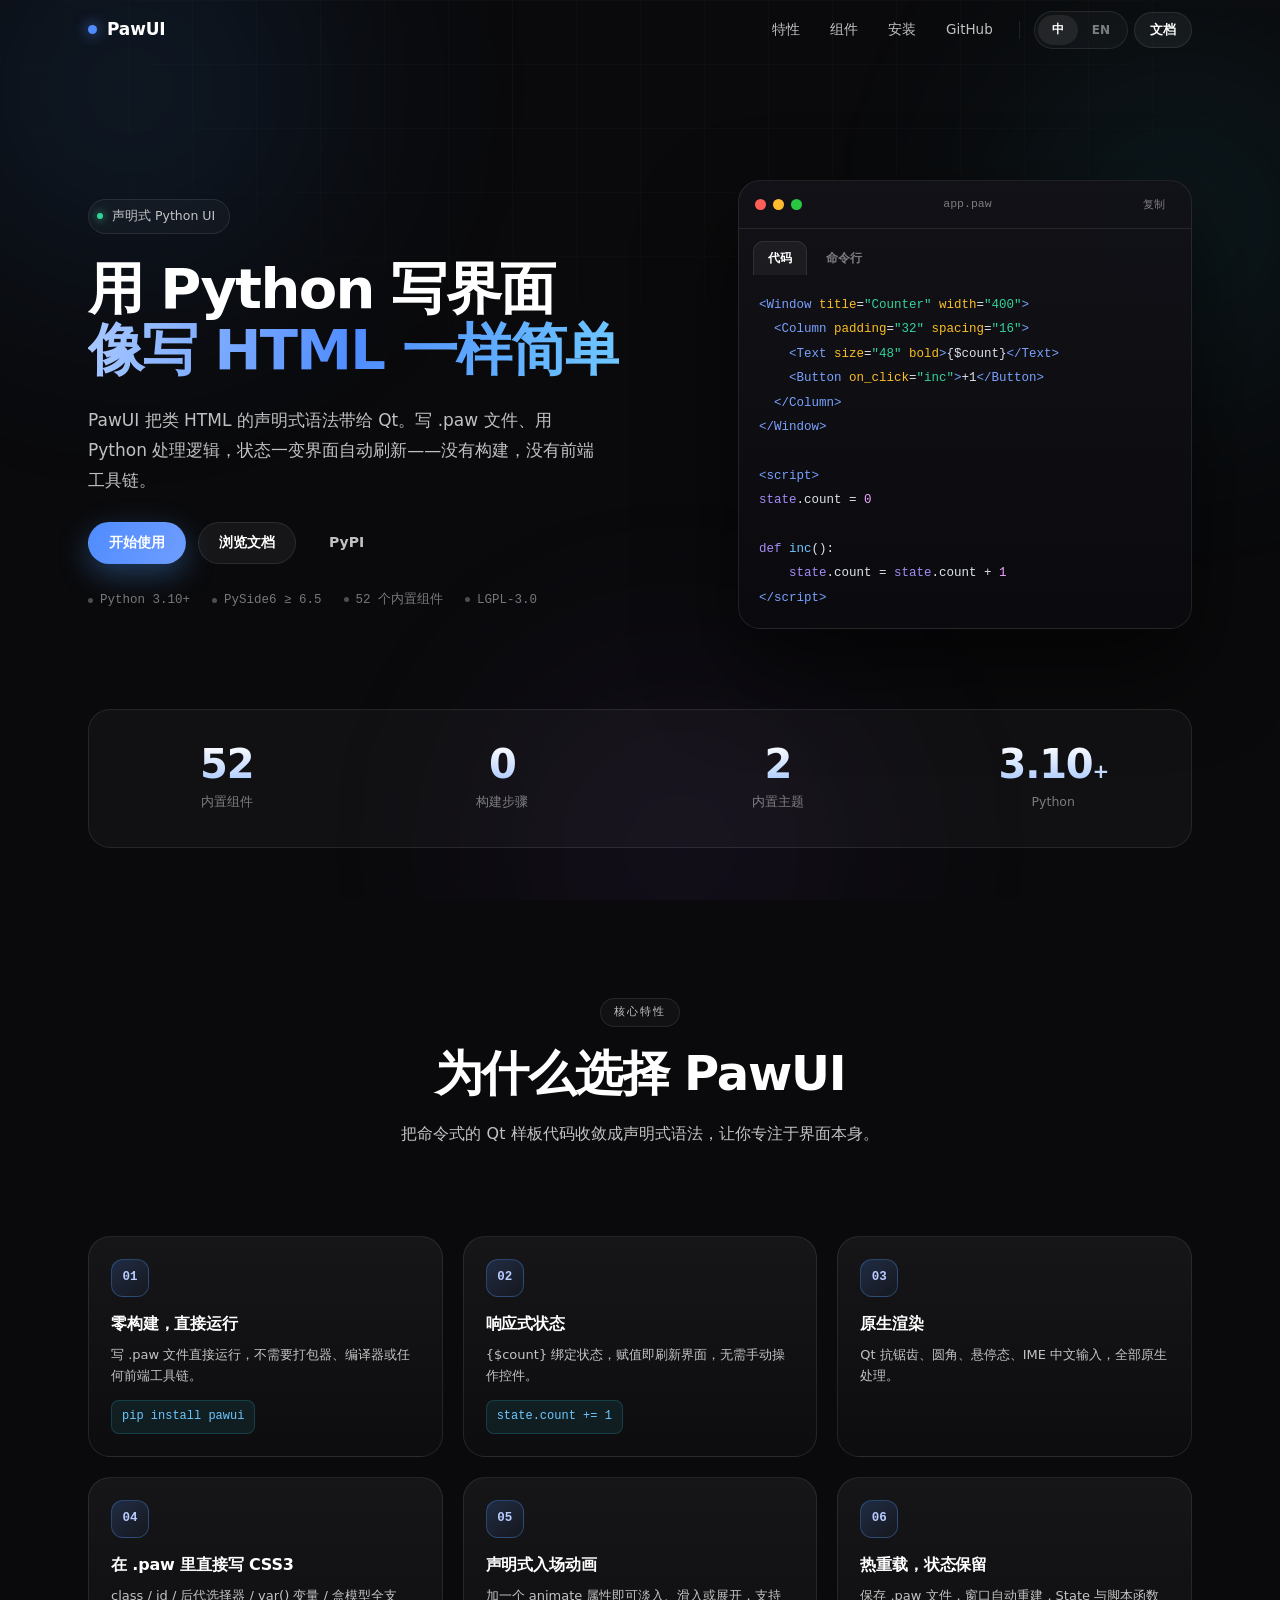
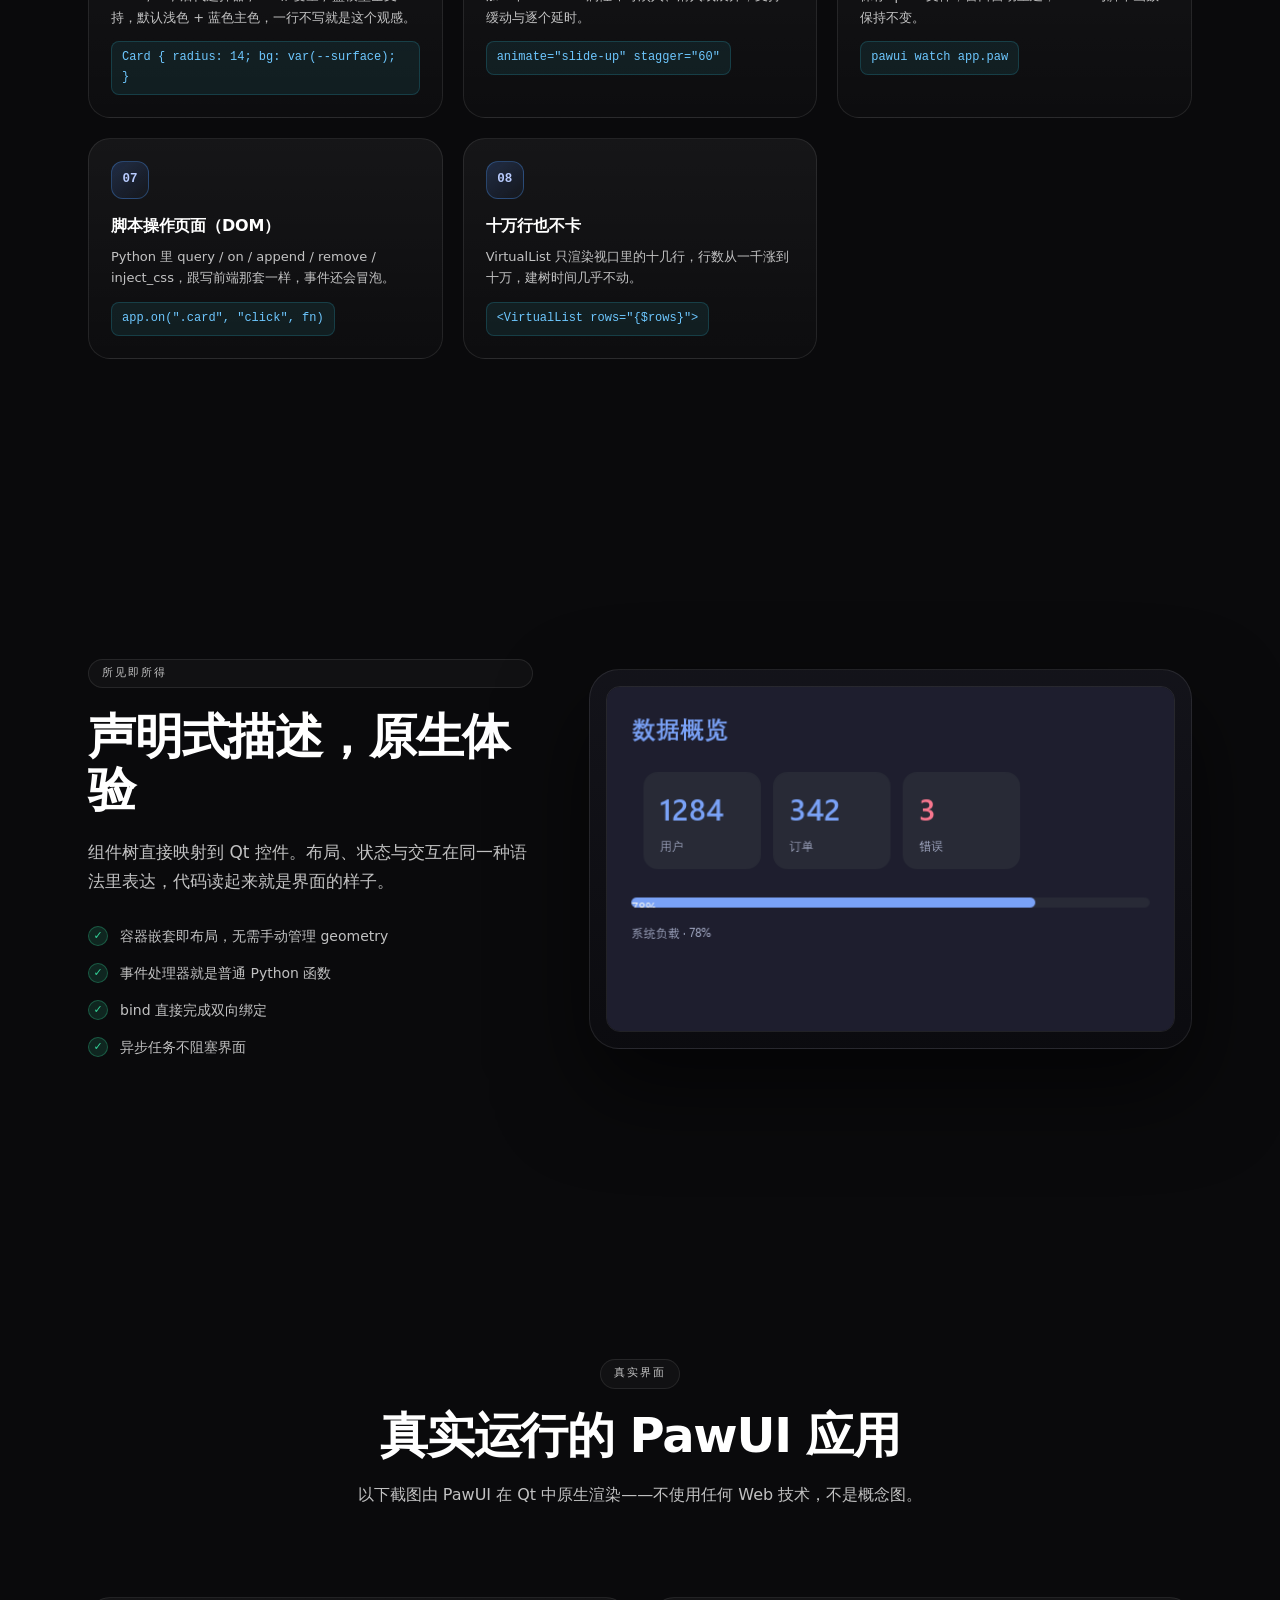
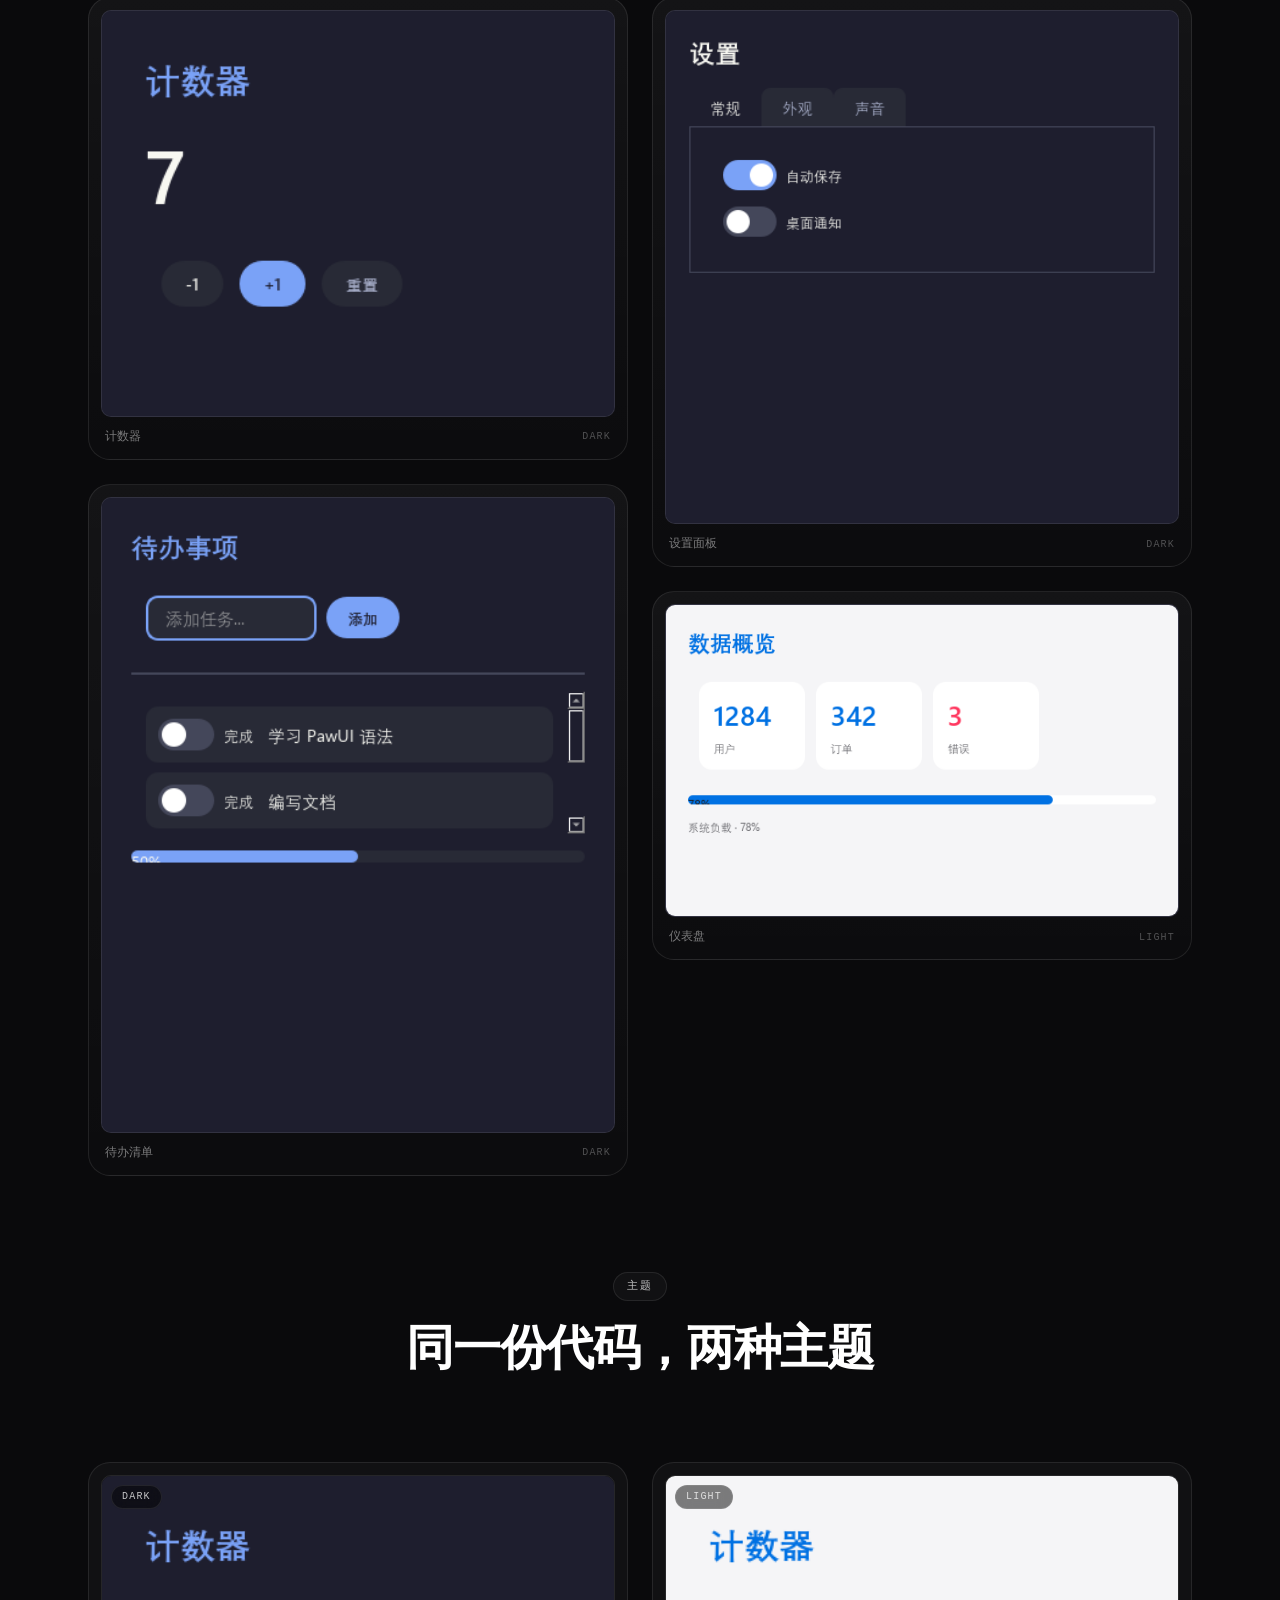
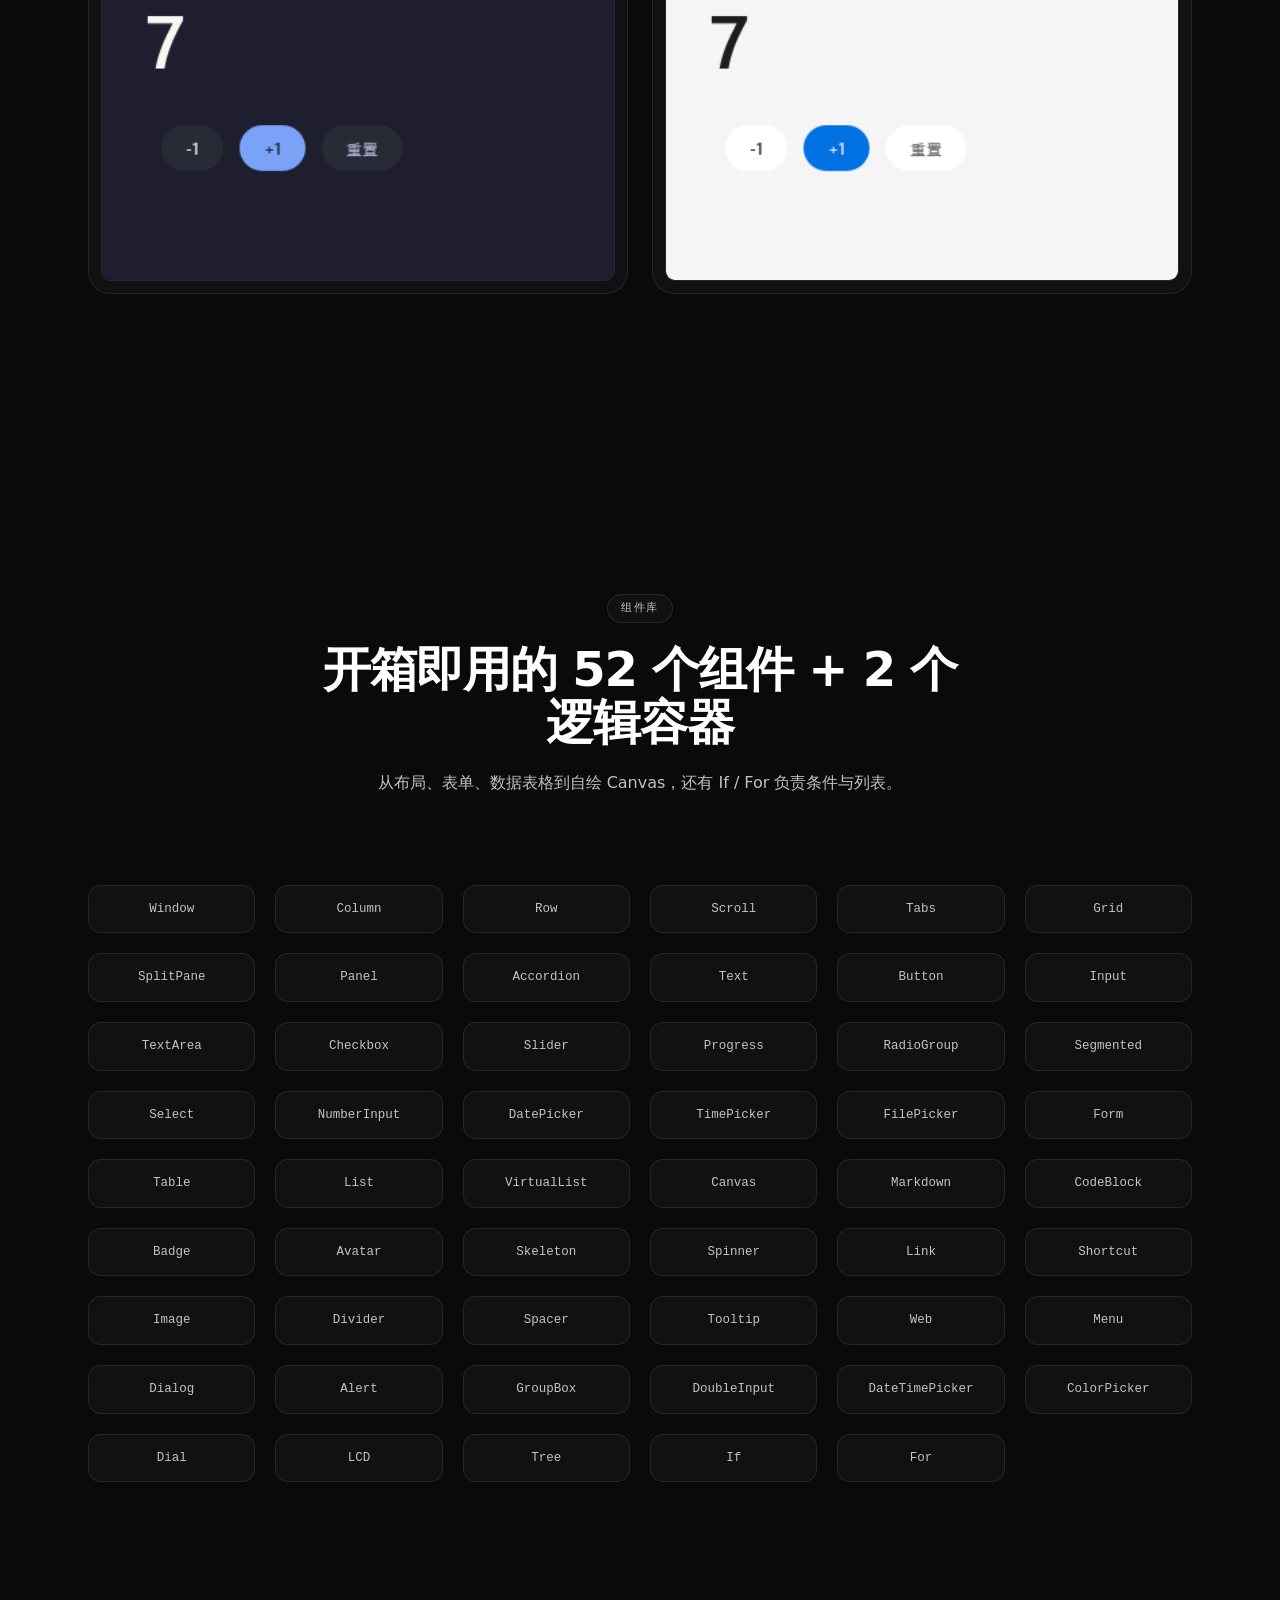
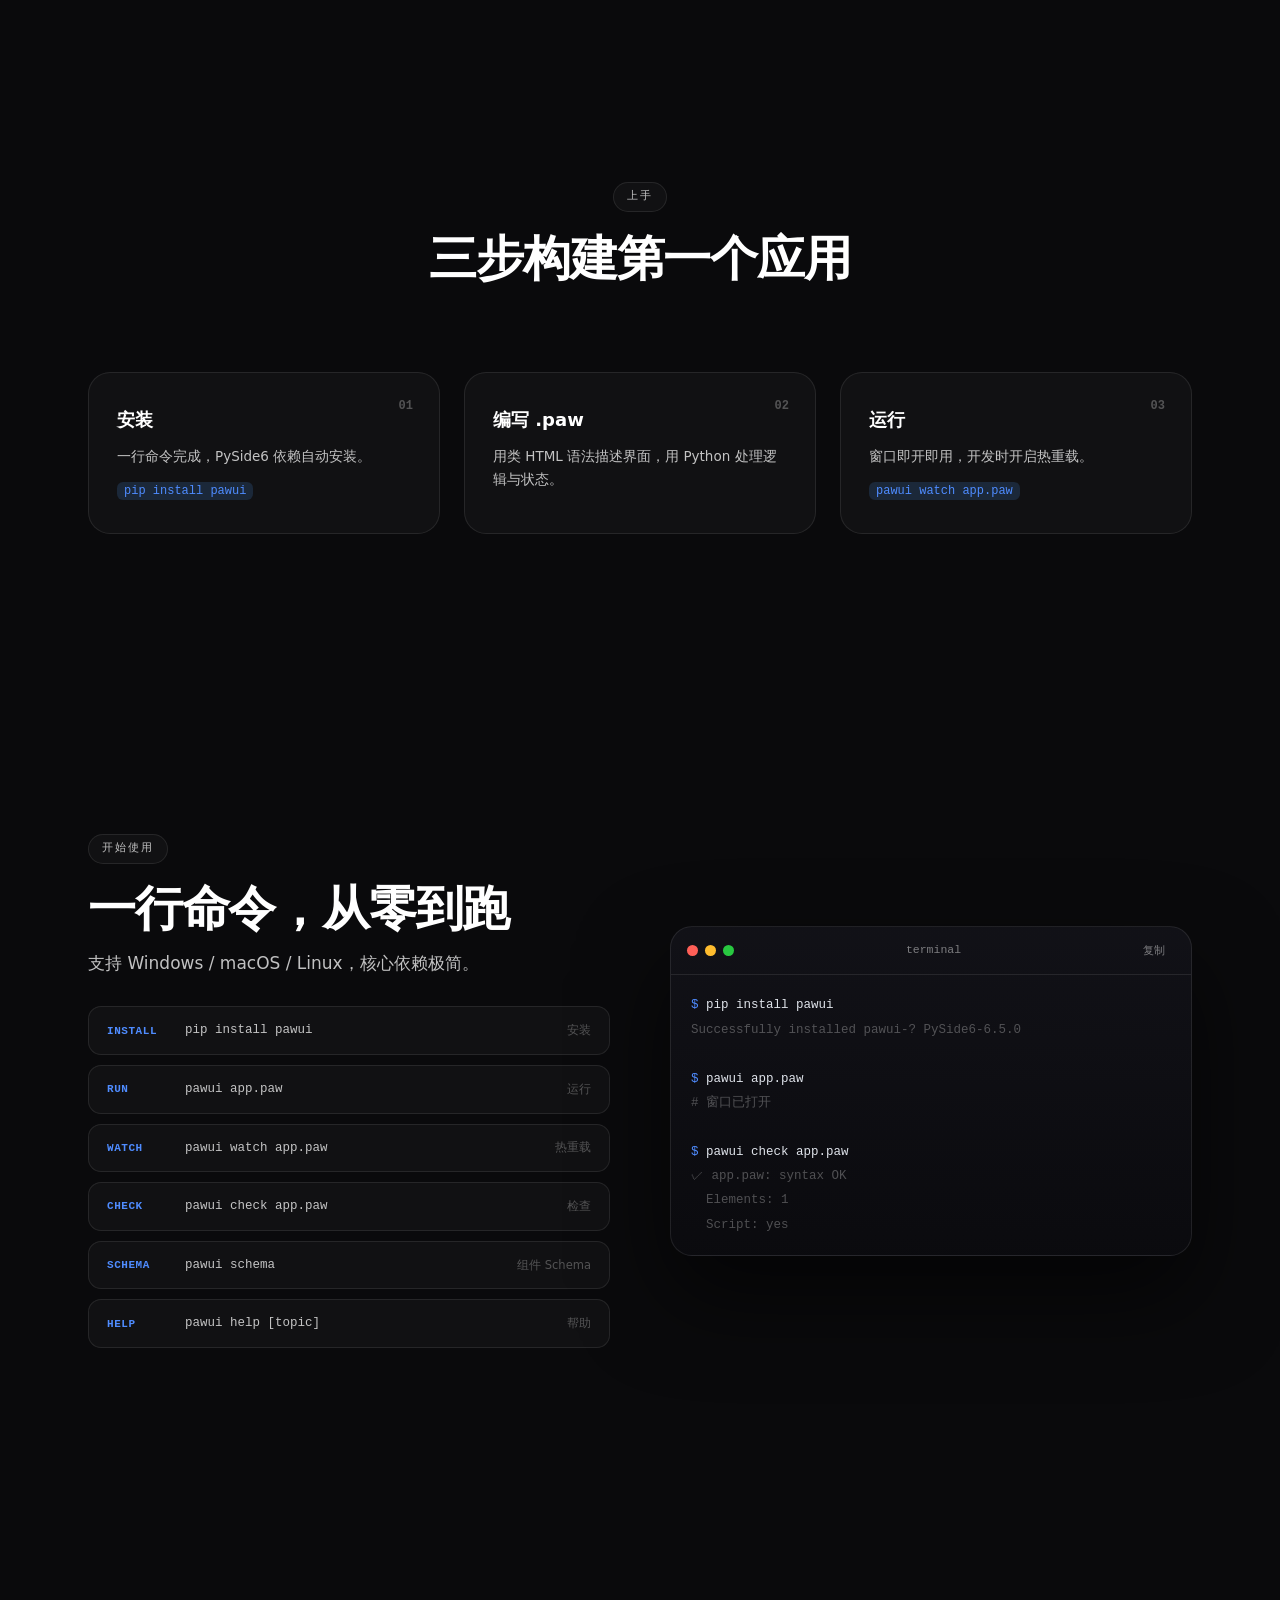
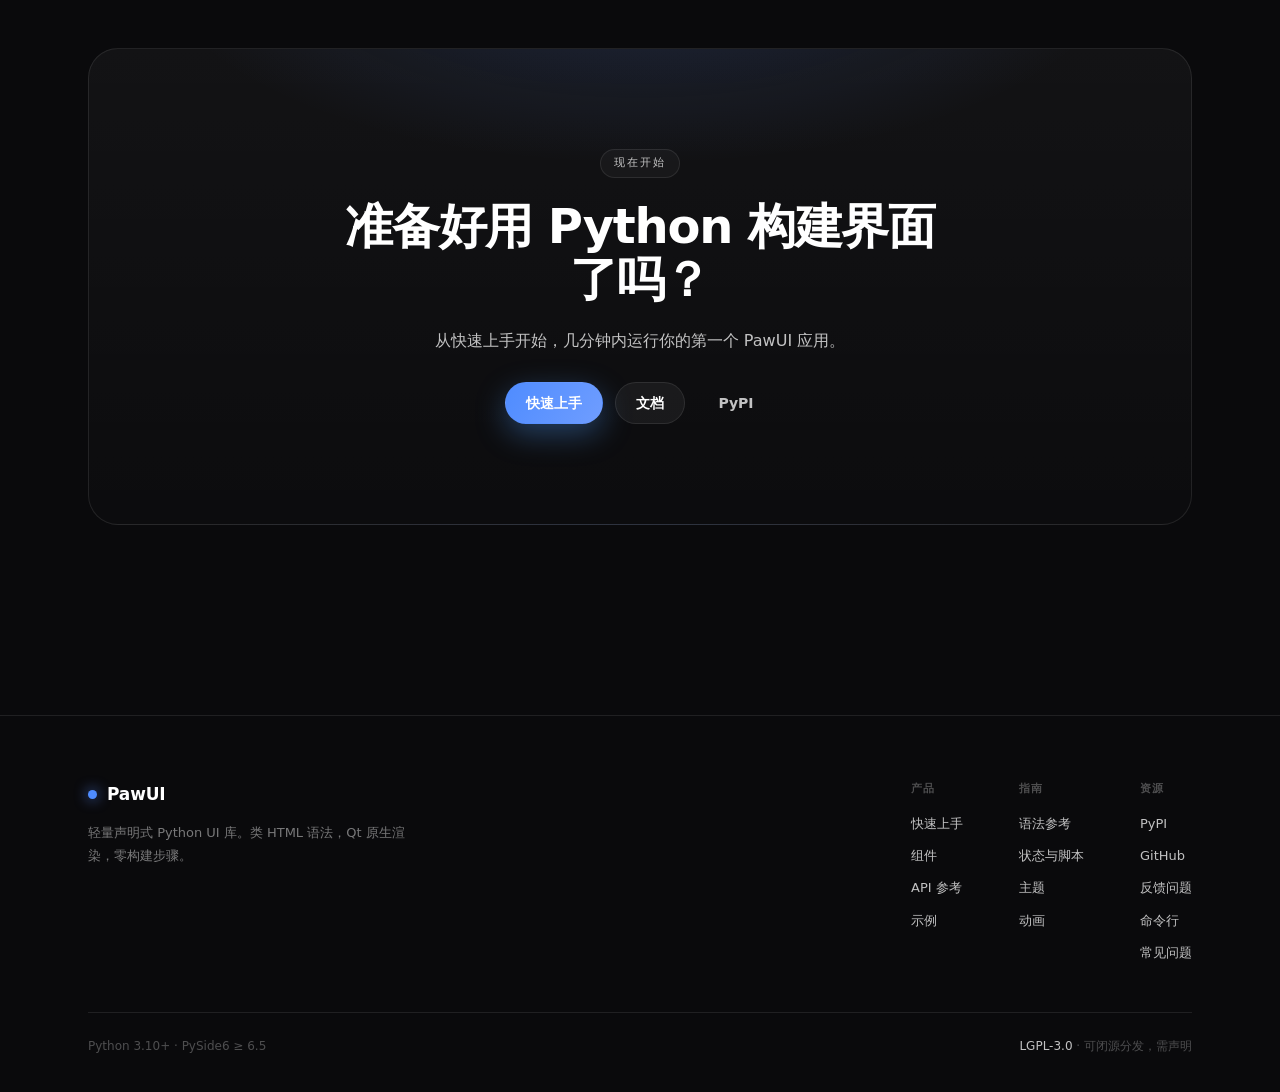
<file: index.html>
<!DOCTYPE html>
<html lang="zh-CN">
<head>
<meta charset="UTF-8">
<meta name="viewport" content="width=device-width, initial-scale=1.0">
<title>PawUI — 用 Python 写 UI，像写 HTML 一样简单</title>
<meta name="description" content="PawUI 是轻量声明式 Python UI 库：类 HTML 语法，Qt 原生渲染，响应式状态，零构建步骤，即写即跑。">
<meta property="og:title" content="PawUI — 声明式 Python UI">
<meta property="og:description" content="类 HTML 语法，Qt 原生渲染，零构建步骤。">
<meta property="og:type" content="website">
<link rel="stylesheet" href="static/style.css?v=8">
</head>
<body>

<div class="atmos" aria-hidden="true">
  <div class="orb o1"></div>
  <div class="orb o2"></div>
  <div class="orb o3"></div>
  <div class="grid"></div>
</div>

<header class="site-header" id="header">
  <div class="header-inner">
    <a class="brand" href="index.html"><span class="dot"></span>PawUI</a>
    <nav class="header-nav">
      <a class="nav-link" href="#features" data-zh="特性" data-en="Features">特性</a>
      <a class="nav-link" href="#components" data-zh="组件" data-en="Components">组件</a>
      <a class="nav-link" href="#install" data-zh="安装" data-en="Install">安装</a>
      <a class="nav-link" href="https://github.com/LK-BLOG/PawUI" target="_blank" rel="noopener">GitHub</a>
      <span class="divider-v"></span>
      <div class="lang-toggle" role="group" aria-label="Language">
        <button type="button" data-lang="zh" class="active">中</button>
        <button type="button" data-lang="en">EN</button>
      </div>
      <a class="btn btn-sm btn-secondary" href="docs/index.html" data-zh="文档" data-en="Docs">文档</a>
    </nav>
  </div>
</header>

<main class="page">

  <!-- HERO -->
  <section class="hero">
    <div class="container hero-grid">
      <div class="hero-copy">
        <div class="hero-badge rise r1">
          <span class="live"></span>
          <span class="tag" id="version-tag" hidden>v</span>
          <span data-zh="声明式 Python UI" data-en="Declarative Python UI">声明式 Python UI</span>
        </div>
        <h1 class="h1 rise r2">
          <span data-zh="用 Python 写界面" data-en="Build UIs in Python">用 Python 写界面</span><br>
          <span class="grad" data-zh="像写 HTML 一样简单" data-en="as easy as HTML">像写 HTML 一样简单</span>
        </h1>
        <p class="lead rise r3" style="max-width:520px"
           data-zh="PawUI 把类 HTML 的声明式语法带给 Qt。写 .paw 文件、用 Python 处理逻辑，状态一变界面自动刷新——没有构建，没有前端工具链。"
           data-en="PawUI brings HTML-like declarative syntax to Qt. Write .paw files, handle logic in Python, and let state refresh the UI automatically — no build, no frontend toolchain.">
          PawUI 把类 HTML 的声明式语法带给 Qt。写 .paw 文件、用 Python 处理逻辑，状态一变界面自动刷新——没有构建，没有前端工具链。
        </p>
        <div class="hero-actions rise r4">
          <a class="btn btn-accent" href="docs/index.html#/getting-started" data-zh="开始使用" data-en="Get started">开始使用</a>
          <a class="btn btn-secondary" href="docs/index.html" data-zh="浏览文档" data-en="Read the docs">浏览文档</a>
          <a class="btn btn-ghost" href="https://pypi.org/project/pawui/" target="_blank" rel="noopener">PyPI</a>
        </div>
        <div class="hero-meta rise r5">
          <span><i></i>Python 3.10+</span>
          <span><i></i>PySide6 &ge; 6.5</span>
          <span><i></i><span data-zh="52 个内置组件" data-en="52 components">52 个内置组件</span></span>
          <span><i></i><a href="https://github.com/LK-BLOG/PawUI/blob/main/LICENSE" target="_blank" rel="noopener">LGPL-3.0</a></span>
        </div>
      </div>

      <div class="rise r4">
        <div class="term" id="hero-term">
          <div class="term-bar">
            <div class="term-dots"><i class="r"></i><i class="y"></i><i class="g"></i></div>
            <div class="term-title" id="term-title">app.paw</div>
            <button class="term-copy" data-copy="hero" type="button" data-zh="复制" data-en="Copy">复制</button>
          </div>
          <div class="term-tabs">
            <button class="term-tab active" data-tab="code" type="button" data-zh="代码" data-en="Code">代码</button>
            <button class="term-tab" data-tab="cli" type="button" data-zh="命令行" data-en="CLI">命令行</button>
          </div>
          <pre class="term-body" data-pane="code"><span class="c-tag">&lt;Window</span> <span class="c-atr">title</span>=<span class="c-str">"Counter"</span> <span class="c-atr">width</span>=<span class="c-str">"400"</span><span class="c-tag">&gt;</span>
  <span class="c-tag">&lt;Column</span> <span class="c-atr">padding</span>=<span class="c-str">"32"</span> <span class="c-atr">spacing</span>=<span class="c-str">"16"</span><span class="c-tag">&gt;</span>
    <span class="c-tag">&lt;Text</span> <span class="c-atr">size</span>=<span class="c-str">"48"</span> <span class="c-atr">bold</span><span class="c-tag">&gt;</span>{$count}<span class="c-tag">&lt;/Text&gt;</span>
    <span class="c-tag">&lt;Button</span> <span class="c-atr">on_click</span>=<span class="c-str">"inc"</span><span class="c-tag">&gt;</span>+1<span class="c-tag">&lt;/Button&gt;</span>
  <span class="c-tag">&lt;/Column&gt;</span>
<span class="c-tag">&lt;/Window&gt;</span>

<span class="c-tag">&lt;script&gt;</span>
<span class="c-key">state</span>.count = <span class="c-num">0</span>

<span class="c-key">def</span> <span class="c-fn">inc</span>():
    <span class="c-key">state</span>.count = <span class="c-key">state</span>.count + <span class="c-num">1</span>
<span class="c-tag">&lt;/script&gt;</span></pre>
          <pre class="term-body" data-pane="cli" hidden><span class="c-cmt"># 安装</span>
<span class="c-prompt">$</span> pip install pawui

<span class="c-cmt"># 运行</span>
<span class="c-prompt">$</span> pawui app.paw

<span class="c-cmt"># 热重载开发</span>
<span class="c-prompt">$</span> pawui watch app.paw

<span class="c-cmt"># 语法检查</span>
<span class="c-prompt">$</span> pawui check app.paw</pre>
        </div>
      </div>
    </div>
  </section>

  <!-- STATS -->
  <section style="padding-top:8px;padding-bottom:0">
    <div class="container">
      <div class="stats reveal">
        <div class="stat">
          <div class="n">52</div>
          <div class="l" data-zh="内置组件" data-en="Components">内置组件</div>
        </div>
        <div class="stat">
          <div class="n">0</div>
          <div class="l" data-zh="构建步骤" data-en="Build steps">构建步骤</div>
        </div>
        <div class="stat">
          <div class="n">2</div>
          <div class="l" data-zh="内置主题" data-en="Themes">内置主题</div>
        </div>
        <div class="stat">
          <div class="n">3.10<span style="font-size:.5em">+</span></div>
          <div class="l">Python</div>
        </div>
      </div>
    </div>
  </section>

  <!-- FEATURES (bento) -->
  <section id="features">
    <div class="container">
      <div class="sec-head reveal">
        <span class="eyebrow" data-zh="核心特性" data-en="Features">核心特性</span>
        <h2 class="h2" data-zh="为什么选择 PawUI" data-en="Why PawUI">为什么选择 PawUI</h2>
        <p data-zh="把命令式的 Qt 样板代码收敛成声明式语法，让你专注于界面本身。"
           data-en="Collapse imperative Qt boilerplate into declarative syntax so you can focus on the interface itself.">
          把命令式的 Qt 样板代码收敛成声明式语法，让你专注于界面本身。
        </p>
      </div>

      <div class="bento">
        <div class="card reveal">
          <div class="ic">01</div>
          <h3 data-zh="零构建，直接运行" data-en="Zero build, run directly">零构建，直接运行</h3>
          <p data-zh="写 .paw 文件直接运行，不需要打包器、编译器或任何前端工具链。"
             data-en="Run .paw files directly. No bundler, compiler, or frontend toolchain.">
            写 .paw 文件直接运行，不需要打包器、编译器或任何前端工具链。
          </p>
          <span class="code-inline">pip install pawui</span>
        </div>

        <div class="card reveal rd1">
          <div class="ic">02</div>
          <h3 data-zh="响应式状态" data-en="Reactive state">响应式状态</h3>
          <p data-zh="{$count} 绑定状态，赋值即刷新界面，无需手动操作控件。"
             data-en="Bind with {$count}; assign state and the UI updates itself.">
            <code>{$count}</code> 绑定状态，赋值即刷新界面，无需手动操作控件。
          </p>
          <span class="code-inline">state.count += 1</span>
        </div>

        <div class="card reveal rd2">
          <div class="ic">03</div>
          <h3 data-zh="原生渲染" data-en="Native rendering">原生渲染</h3>
          <p data-zh="Qt 抗锯齿、圆角、悬停态、IME 中文输入，全部原生处理。"
             data-en="Qt antialiasing, rounded corners, hover states, and IME handled natively.">
            Qt 抗锯齿、圆角、悬停态、IME 中文输入，全部原生处理。
          </p>
        </div>

        <div class="card reveal rd3">
          <div class="ic">04</div>
          <h3 data-zh="在 .paw 里直接写 CSS3" data-en="CSS3 inside .paw">在 .paw 里直接写 CSS3</h3>
          <p data-zh="class / id / 后代选择器 / var() 变量 / 盒模型全支持，默认浅色 + 蓝色主色，一行不写就是这个观感。"
             data-en="Classes, ids, descendant selectors, var() tokens and a full box model — with a light, blue-accent theme by default.">
            <code>class</code> / <code>id</code> / 后代选择器 / <code>var()</code> 变量 / 盒模型全支持，默认浅色 + 蓝色主色。
          </p>
          <span class="code-inline">Card { radius: 14; bg: var(--surface); }</span>
        </div>

        <div class="card reveal rd1">
          <div class="ic">05</div>
          <h3 data-zh="声明式入场动画" data-en="Declarative animation">声明式入场动画</h3>
          <p data-zh="加一个 animate 属性即可淡入、滑入或展开，支持缓动与逐个延时。"
             data-en="Add an animate attribute to fade, slide, or reveal — with easing and stagger.">
            加一个 <code>animate</code> 属性即可淡入、滑入或展开，支持缓动与逐个延时。
          </p>
          <span class="code-inline">animate="slide-up" stagger="60"</span>
        </div>

        <div class="card reveal rd2">
          <div class="ic">06</div>
          <h3 data-zh="热重载，状态保留" data-en="Hot reload, state preserved">热重载，状态保留</h3>
          <p data-zh="保存 .paw 文件，窗口自动重建，State 与脚本函数保持不变。"
             data-en="Save the .paw file and the window rebuilds, preserving State and functions.">
            保存 <code>.paw</code> 文件，窗口自动重建，State 与脚本函数保持不变。
          </p>
          <span class="code-inline">pawui watch app.paw</span>
        </div>

        <div class="card reveal rd3">
          <div class="ic">07</div>
          <h3 data-zh="脚本操作页面（DOM）" data-en="Script the page (DOM)">脚本操作页面（DOM）</h3>
          <p data-zh="Python 里 query / on / append / remove / inject_css，跟写前端那套一样，事件还会冒泡。"
             data-en="query, on, append, remove and inject_css from Python — the same verbs as the web, with event bubbling.">
            Python 里 <code>query</code> / <code>on</code> / <code>append</code> / <code>remove</code> / <code>inject_css</code>，跟写前端那套一样。
          </p>
          <span class="code-inline">app.on(".card", "click", fn)</span>
        </div>

        <div class="card reveal rd1">
          <div class="ic">08</div>
          <h3 data-zh="十万行也不卡" data-en="100k rows, no stutter">十万行也不卡</h3>
          <p data-zh="VirtualList 只渲染视口里的十几行，行数从一千涨到十万，建树时间几乎不动。"
             data-en="VirtualList renders only the rows in the viewport: cost stays flat from 1k to 100k rows.">
            <code>VirtualList</code> 只渲染视口里的十几行 —— 1000 行 87ms，100000 行 139ms。
          </p>
          <span class="code-inline">&lt;VirtualList rows="{$rows}"&gt;</span>
        </div>
      </div>
    </div>
  </section>

  <!-- SHOWCASE -->
  <section>
    <div class="container showcase">
      <div class="showcase-copy reveal">
        <span class="eyebrow" data-zh="所见即所得" data-en="What you write is what you get">所见即所得</span>
        <h2 class="h2" data-zh="声明式描述，原生体验" data-en="Declarative markup, native feel">声明式描述，原生体验</h2>
        <p class="lead" data-zh="组件树直接映射到 Qt 控件。布局、状态与交互在同一种语法里表达，代码读起来就是界面的样子。"
           data-en="Your component tree maps straight to Qt widgets. Layout, state, and interaction live in one syntax that reads like the UI it produces.">
          组件树直接映射到 Qt 控件。布局、状态与交互在同一种语法里表达，代码读起来就是界面的样子。
        </p>
        <ul class="checklist">
          <li><span class="tick">&#10003;</span><span data-zh="容器嵌套即布局，无需手动管理 geometry" data-en="Nested containers are the layout; no manual geometry">容器嵌套即布局，无需手动管理 geometry</span></li>
          <li><span class="tick">&#10003;</span><span data-zh="事件处理器就是普通 Python 函数" data-en="Event handlers are plain Python functions">事件处理器就是普通 Python 函数</span></li>
          <li><span class="tick">&#10003;</span><span data-zh="bind 直接完成双向绑定" data-en="bind gives you two-way binding directly">bind 直接完成双向绑定</span></li>
          <li><span class="tick">&#10003;</span><span data-zh="异步任务不阻塞界面" data-en="Async tasks keep the UI responsive">异步任务不阻塞界面</span></li>
        </ul>
      </div>

      <div class="shot-frame reveal rd2">
        <img src="static/shots/dashboard-dark.png"
             alt="PawUI dashboard app rendered natively by Qt"
             width="560" height="340" loading="lazy">
      </div>
    </div>
  </section>

  <!-- GALLERY -->
  <section id="gallery">
    <div class="container">
      <div class="sec-head reveal">
        <span class="eyebrow" data-zh="真实界面" data-en="Real UI">真实界面</span>
        <h2 class="h2" data-zh="真实运行的 PawUI 应用" data-en="Actual PawUI apps, running">真实运行的 PawUI 应用</h2>
        <p data-zh="以下截图由 PawUI 在 Qt 中原生渲染——不使用任何 Web 技术，不是概念图。"
           data-en="These screenshots are rendered natively by PawUI on Qt — no web technology involved, not mockups.">
          以下截图由 PawUI 在 Qt 中原生渲染——不使用任何 Web 技术，不是概念图。
        </p>
      </div>

      <div class="gallery">
        <figure class="shot reveal">
          <img src="static/shots/counter-dark.png" alt="PawUI counter app (dark theme)" width="380" height="300" loading="lazy">
          <figcaption><span data-zh="计数器" data-en="Counter">计数器</span><span>dark</span></figcaption>
        </figure>
        <figure class="shot reveal rd1">
          <img src="static/shots/todo-dark.png" alt="PawUI todo list app (dark theme)" width="420" height="520" loading="lazy">
          <figcaption><span data-zh="待办清单" data-en="Todo List">待办清单</span><span>dark</span></figcaption>
        </figure>
        <figure class="shot reveal rd2">
          <img src="static/shots/settings-dark.png" alt="PawUI settings app with tabs (dark theme)" width="440" height="440" loading="lazy">
          <figcaption><span data-zh="设置面板" data-en="Settings">设置面板</span><span>dark</span></figcaption>
        </figure>
        <figure class="shot reveal rd3">
          <img src="static/shots/dashboard-light.png" alt="PawUI dashboard app (light theme)" width="560" height="340" loading="lazy">
          <figcaption><span data-zh="仪表盘" data-en="Dashboard">仪表盘</span><span>light</span></figcaption>
        </figure>
      </div>

      <div class="sec-head reveal" style="margin-top:96px">
        <span class="eyebrow" data-zh="主题" data-en="Themes">主题</span>
        <h2 class="h2" data-zh="同一份代码，两种主题" data-en="One codebase, two themes">同一份代码，两种主题</h2>
      </div>
      <div class="theme-showcase">
        <div class="theme-item reveal">
          <img src="static/shots/counter-dark.png" alt="Counter app, dark theme" width="380" height="300" loading="lazy">
          <span class="tag">dark</span>
        </div>
        <div class="theme-item reveal rd2">
          <img src="static/shots/counter-light.png" alt="Counter app, light theme" width="380" height="300" loading="lazy">
          <span class="tag">light</span>
        </div>
      </div>
    </div>
  </section>


  <!-- COMPONENTS -->
  <section id="components">
    <div class="container">
      <div class="sec-head reveal">
        <span class="eyebrow" data-zh="组件库" data-en="Components">组件库</span>
        <h2 class="h2" data-zh="开箱即用的 52 个组件 + 2 个逻辑容器" data-en="52 components + 2 logic containers out of the box">开箱即用的 44 个组件 + 2 个逻辑容器</h2>
        <p data-zh="从布局、表单、数据表格到自绘 Canvas，还有 If / For 负责条件与列表。"
           data-en="Layout, forms, data tables and a QPainter canvas — plus If / For for conditions and lists.">
          从布局、表单、数据表格到自绘 Canvas，还有 If / For 负责条件与列表。
        </p>
      </div>
      <div class="bento" style="grid-template-columns:repeat(auto-fill,minmax(150px,1fr))">
        <span class="cmd-row reveal" style="justify-content:center"><span class="v">Window</span></span>
        <span class="cmd-row reveal rd1" style="justify-content:center"><span class="v">Column</span></span>
        <span class="cmd-row reveal rd2" style="justify-content:center"><span class="v">Row</span></span>
        <span class="cmd-row reveal rd3" style="justify-content:center"><span class="v">Scroll</span></span>
        <span class="cmd-row reveal" style="justify-content:center"><span class="v">Tabs</span></span>
        <span class="cmd-row reveal rd1" style="justify-content:center"><span class="v">Grid</span></span>
        <span class="cmd-row reveal rd2" style="justify-content:center"><span class="v">SplitPane</span></span>
        <span class="cmd-row reveal rd3" style="justify-content:center"><span class="v">Panel</span></span>
        <span class="cmd-row reveal" style="justify-content:center"><span class="v">Accordion</span></span>
        <span class="cmd-row reveal rd1" style="justify-content:center"><span class="v">Text</span></span>
        <span class="cmd-row reveal rd2" style="justify-content:center"><span class="v">Button</span></span>
        <span class="cmd-row reveal rd3" style="justify-content:center"><span class="v">Input</span></span>
        <span class="cmd-row reveal" style="justify-content:center"><span class="v">TextArea</span></span>
        <span class="cmd-row reveal rd1" style="justify-content:center"><span class="v">Checkbox</span></span>
        <span class="cmd-row reveal rd2" style="justify-content:center"><span class="v">Slider</span></span>
        <span class="cmd-row reveal rd3" style="justify-content:center"><span class="v">Progress</span></span>
        <span class="cmd-row reveal" style="justify-content:center"><span class="v">RadioGroup</span></span>
        <span class="cmd-row reveal rd1" style="justify-content:center"><span class="v">Segmented</span></span>
        <span class="cmd-row reveal rd2" style="justify-content:center"><span class="v">Select</span></span>
        <span class="cmd-row reveal rd3" style="justify-content:center"><span class="v">NumberInput</span></span>
        <span class="cmd-row reveal" style="justify-content:center"><span class="v">DatePicker</span></span>
        <span class="cmd-row reveal rd1" style="justify-content:center"><span class="v">TimePicker</span></span>
        <span class="cmd-row reveal rd2" style="justify-content:center"><span class="v">FilePicker</span></span>
        <span class="cmd-row reveal rd3" style="justify-content:center"><span class="v">Form</span></span>
        <span class="cmd-row reveal" style="justify-content:center"><span class="v">Table</span></span>
        <span class="cmd-row reveal rd1" style="justify-content:center"><span class="v">List</span></span>
        <span class="cmd-row reveal rd2" style="justify-content:center"><span class="v">VirtualList</span></span>
        <span class="cmd-row reveal rd3" style="justify-content:center"><span class="v">Canvas</span></span>
        <span class="cmd-row reveal" style="justify-content:center"><span class="v">Markdown</span></span>
        <span class="cmd-row reveal rd1" style="justify-content:center"><span class="v">CodeBlock</span></span>
        <span class="cmd-row reveal rd2" style="justify-content:center"><span class="v">Badge</span></span>
        <span class="cmd-row reveal rd3" style="justify-content:center"><span class="v">Avatar</span></span>
        <span class="cmd-row reveal" style="justify-content:center"><span class="v">Skeleton</span></span>
        <span class="cmd-row reveal rd1" style="justify-content:center"><span class="v">Spinner</span></span>
        <span class="cmd-row reveal rd2" style="justify-content:center"><span class="v">Link</span></span>
        <span class="cmd-row reveal rd3" style="justify-content:center"><span class="v">Shortcut</span></span>
        <span class="cmd-row reveal" style="justify-content:center"><span class="v">Image</span></span>
        <span class="cmd-row reveal rd1" style="justify-content:center"><span class="v">Divider</span></span>
        <span class="cmd-row reveal rd2" style="justify-content:center"><span class="v">Spacer</span></span>
        <span class="cmd-row reveal rd3" style="justify-content:center"><span class="v">Tooltip</span></span>
        <span class="cmd-row reveal" style="justify-content:center"><span class="v">Web</span></span>
        <span class="cmd-row reveal rd1" style="justify-content:center"><span class="v">Menu</span></span>
        <span class="cmd-row reveal rd2" style="justify-content:center"><span class="v">Dialog</span></span>
        <span class="cmd-row reveal rd3" style="justify-content:center"><span class="v">Alert</span></span>
        <span class="cmd-row reveal" style="justify-content:center"><span class="v">GroupBox</span></span>
        <span class="cmd-row reveal rd1" style="justify-content:center"><span class="v">DoubleInput</span></span>
        <span class="cmd-row reveal rd2" style="justify-content:center"><span class="v">DateTimePicker</span></span>
        <span class="cmd-row reveal rd3" style="justify-content:center"><span class="v">ColorPicker</span></span>
        <span class="cmd-row reveal" style="justify-content:center"><span class="v">Dial</span></span>
        <span class="cmd-row reveal rd1" style="justify-content:center"><span class="v">LCD</span></span>
        <span class="cmd-row reveal rd2" style="justify-content:center"><span class="v">Tree</span></span>
        <span class="cmd-row reveal rd1" style="justify-content:center"><span class="v">If</span></span>
        <span class="cmd-row reveal rd2" style="justify-content:center"><span class="v">For</span></span>
      </div>
    </div>
  </section>

  <!-- STEPS -->
  <section>
    <div class="container">
      <div class="sec-head reveal">
        <span class="eyebrow" data-zh="上手" data-en="Getting started">上手</span>
        <h2 class="h2" data-zh="三步构建第一个应用" data-en="Three steps to your first app">三步构建第一个应用</h2>
      </div>
      <div class="steps">
        <div class="step reveal">
          <h3 data-zh="安装" data-en="Install">安装</h3>
          <p data-zh="一行命令完成，PySide6 依赖自动安装。"
             data-en="One command; the PySide6 dependency is installed automatically.">
            一行命令完成，PySide6 依赖自动安装。
          </p>
          <p style="margin-top:10px"><code>pip install pawui</code></p>
        </div>
        <div class="step reveal rd1">
          <h3 data-zh="编写 .paw" data-en="Write a .paw file">编写 .paw</h3>
          <p data-zh="用类 HTML 语法描述界面，用 Python 处理逻辑与状态。"
             data-en="Describe the UI in HTML-like syntax and handle logic and state in Python.">
            用类 HTML 语法描述界面，用 Python 处理逻辑与状态。
          </p>
        </div>
        <div class="step reveal rd2">
          <h3 data-zh="运行" data-en="Run">运行</h3>
          <p data-zh="窗口即开即用，开发时开启热重载。"
             data-en="The window opens instantly; enable hot reload while developing.">
            窗口即开即用，开发时开启热重载。
          </p>
          <p style="margin-top:10px"><code>pawui watch app.paw</code></p>
        </div>
      </div>
    </div>
  </section>

  <!-- INSTALL -->
  <section id="install">
    <div class="container install-grid">
      <div class="reveal">
        <span class="eyebrow" data-zh="开始使用" data-en="Get started">开始使用</span>
        <h2 class="h2" style="margin-top:18px" data-zh="一行命令，从零到跑" data-en="One command, from zero to running">一行命令，从零到跑</h2>
        <p class="lead" style="margin-top:14px" data-zh="支持 Windows / macOS / Linux，核心依赖极简。"
           data-en="Windows / macOS / Linux, with a minimal dependency footprint.">
          支持 Windows / macOS / Linux，核心依赖极简。
        </p>
        <div class="cmd-list">
          <div class="cmd-row"><span class="k">install</span><span class="v">pip install pawui</span><span class="d" data-zh="安装" data-en="install">安装</span></div>
          <div class="cmd-row"><span class="k">run</span><span class="v">pawui app.paw</span><span class="d" data-zh="运行" data-en="run">运行</span></div>
          <div class="cmd-row"><span class="k">watch</span><span class="v">pawui watch app.paw</span><span class="d" data-zh="热重载" data-en="hot reload">热重载</span></div>
          <div class="cmd-row"><span class="k">check</span><span class="v">pawui check app.paw</span><span class="d" data-zh="检查" data-en="check">检查</span></div>
          <div class="cmd-row"><span class="k">schema</span><span class="v">pawui schema</span><span class="d" data-zh="组件 Schema" data-en="schema">组件 Schema</span></div>
          <div class="cmd-row"><span class="k">help</span><span class="v">pawui help [topic]</span><span class="d" data-zh="帮助" data-en="help">帮助</span></div>
        </div>
      </div>

      <div class="term reveal rd2">
        <div class="term-bar">
          <div class="term-dots"><i class="r"></i><i class="y"></i><i class="g"></i></div>
          <div class="term-title">terminal</div>
          <button class="term-copy" data-copy="install" type="button" data-zh="复制" data-en="Copy">复制</button>
        </div>
        <pre class="term-body" id="install-term" style="min-height:auto"><span class="c-prompt">$</span> pip install pawui
<span class="c-cmt">Successfully installed pawui-<span data-version>?</span> PySide6-6.5.0</span>

<span class="c-prompt">$</span> pawui app.paw
<span class="c-cmt" data-zh="# 窗口已打开" data-en="# Window opened"># 窗口已打开</span>

<span class="c-prompt">$</span> pawui check app.paw
<span class="c-cmt">✓ app.paw: syntax OK</span>
<span class="c-cmt">  Elements: 1</span>
<span class="c-cmt">  Script: yes</span></pre>
      </div>
    </div>
  </section>

  <!-- CTA -->
  <section>
    <div class="container">
      <div class="cta reveal">
        <span class="eyebrow" data-zh="现在开始" data-en="Start now">现在开始</span>
        <h2 class="h2" data-zh="准备好用 Python 构建界面了吗？" data-en="Ready to build UIs in Python?">准备好用 Python 构建界面了吗？</h2>
        <p data-zh="从快速上手开始，几分钟内运行你的第一个 PawUI 应用。"
           data-en="Start with the guide and run your first PawUI app in minutes.">
          从快速上手开始，几分钟内运行你的第一个 PawUI 应用。
        </p>
        <div class="cta-actions">
          <a class="btn btn-accent" href="docs/index.html#/getting-started" data-zh="快速上手" data-en="Getting started">快速上手</a>
          <a class="btn btn-secondary" href="docs/index.html" data-zh="文档" data-en="Docs">文档</a>
          <a class="btn btn-ghost" href="https://pypi.org/project/pawui/" target="_blank" rel="noopener">PyPI</a>
        </div>
      </div>
    </div>
  </section>
</main>

<footer class="site-footer">
  <div class="container">
    <div class="footer-top">
      <div class="footer-brand">
        <a class="brand" href="index.html"><span class="dot"></span>PawUI</a>
        <p data-zh="轻量声明式 Python UI 库。类 HTML 语法，Qt 原生渲染，零构建步骤。"
           data-en="A lightweight declarative UI library for Python. HTML-like syntax, native Qt rendering, zero build.">
          轻量声明式 Python UI 库。类 HTML 语法，Qt 原生渲染，零构建步骤。
        </p>
      </div>
      <div class="footer-cols">
        <div class="footer-col">
          <b data-zh="产品" data-en="Product">产品</b>
          <a href="docs/index.html#/getting-started" data-zh="快速上手" data-en="Getting started">快速上手</a>
          <a href="docs/index.html#/components" data-zh="组件" data-en="Components">组件</a>
          <a href="docs/index.html#/api" data-zh="API 参考" data-en="API reference">API 参考</a>
          <a href="docs/index.html#/examples" data-zh="示例" data-en="Examples">示例</a>
        </div>
        <div class="footer-col">
          <b data-zh="指南" data-en="Guides">指南</b>
          <a href="docs/index.html#/syntax" data-zh="语法参考" data-en="Syntax">语法参考</a>
          <a href="docs/index.html#/state-scripts" data-zh="状态与脚本" data-en="State & scripts">状态与脚本</a>
          <a href="docs/index.html#/theming" data-zh="主题" data-en="Theming">主题</a>
          <a href="docs/index.html#/animation" data-zh="动画" data-en="Animation">动画</a>
        </div>
        <div class="footer-col">
          <b data-zh="资源" data-en="Resources">资源</b>
          <a href="https://pypi.org/project/pawui/" target="_blank" rel="noopener">PyPI</a>
          <a href="https://github.com/LK-BLOG/PawUI" target="_blank" rel="noopener">GitHub</a>
          <a href="https://github.com/LK-BLOG/PawUI/issues" target="_blank" rel="noopener" data-zh="反馈问题" data-en="Issues">反馈问题</a>
          <a href="docs/index.html#/cli" data-zh="命令行" data-en="CLI">命令行</a>
          <a href="docs/index.html#/faq" data-zh="常见问题" data-en="FAQ">常见问题</a>
        </div>
      </div>
    </div>
    <div class="footer-bottom">
      <span data-zh="Python 3.10+ · PySide6 ≥ 6.5" data-en="Python 3.10+ · PySide6 ≥ 6.5">Python 3.10+ · PySide6 &ge; 6.5</span>
      <span>
        <a href="https://github.com/LK-BLOG/PawUI/blob/main/LICENSE" target="_blank" rel="noopener">LGPL-3.0</a>
        <span data-zh="· 可闭源分发，需声明" data-en="· closed-source OK, with notice">· 可闭源分发，需声明</span>
      </span>
    </div>
  </div>
</footer>

<script>
(function () {
  'use strict';

  /* ---------- i18n ---------- */
  var LANG_KEY = 'pawui_lang';
  function currentLang() {
    return localStorage.getItem(LANG_KEY) || 'zh';
  }
  function applyLang(lang) {
    document.documentElement.lang = lang === 'zh' ? 'zh-CN' : 'en';
    var nodes = document.querySelectorAll('[data-zh]');
    for (var i = 0; i < nodes.length; i++) {
      var v = nodes[i].getAttribute('data-' + lang);
      if (v !== null) nodes[i].textContent = v;
    }
    var btns = document.querySelectorAll('.lang-toggle button');
    for (var j = 0; j < btns.length; j++) {
      btns[j].classList.toggle('active', btns[j].getAttribute('data-lang') === lang);
    }
  }
  var langBtns = document.querySelectorAll('.lang-toggle button');
  for (var lb = 0; lb < langBtns.length; lb++) {
    langBtns[lb].addEventListener('click', function () {
      var l = this.getAttribute('data-lang');
      localStorage.setItem(LANG_KEY, l);
      applyLang(l);
    });
  }
  applyLang(currentLang());

  /* ---------- version from PyPI RSS (live) ---------- */
  var FEED = 'https://pypi.org/rss/project/pawui/releases.xml';
  fetch(FEED, { cache: 'no-store' })
    .then(function (r) { return r.text(); })
    .then(function (xml) {
      var doc = new DOMParser().parseFromString(xml, 'text/xml');
      /* PyPI 的 RSS 标题是「包名 版本号」（pawui 0.1.3），只取版本号那一段，
         否则页面上会出现「vpawui 0.1.3」和「pawui-pawui 0.1.3」。 */
      var items = doc.querySelectorAll('item');
      var version = '';
      for (var n = 0; n < items.length; n++) {
        var raw = items[n].querySelector('title');
        var m = raw && raw.textContent.trim().match(/(\d+\.\d+(?:\.\d+)?(?:[-+._a-zA-Z0-9]*)?)/);
        if (m) { version = m[1].replace(/^v/i, ''); break; }
      }
      if (!version) return;
      var tag = document.getElementById('version-tag');
      if (tag) { tag.textContent = 'v' + version; tag.hidden = false; }
      var targets = document.querySelectorAll('[data-version]');
      for (var i = 0; i < targets.length; i++) targets[i].textContent = version;
    })
    .catch(function () { /* offline: keep version hidden */ });

  /* ---------- header on scroll ---------- */
  var header = document.getElementById('header');
  function onScroll() {
    header.classList.toggle('scrolled', window.scrollY > 12);
  }
  window.addEventListener('scroll', onScroll, { passive: true });
  onScroll();

  /* ---------- terminal tabs ---------- */
  var term = document.getElementById('hero-term');
  if (term) {
    var tabs = term.querySelectorAll('.term-tab');
    var panes = term.querySelectorAll('[data-pane]');
    function selectTab(name) {
      for (var i = 0; i < tabs.length; i++) {
        tabs[i].classList.toggle('active', tabs[i].getAttribute('data-tab') === name);
      }
      for (var j = 0; j < panes.length; j++) {
        panes[j].hidden = panes[j].getAttribute('data-pane') !== name;
      }
    }
    for (var t = 0; t < tabs.length; t++) {
      tabs[t].addEventListener('click', function () {
        selectTab(this.getAttribute('data-tab'));
      });
    }
  }

  /* ---------- copy buttons ---------- */
  function copyText(text, btn) {
    var ta = document.createElement('textarea');
    ta.value = text;
    ta.setAttribute('readonly', '');
    ta.style.position = 'fixed';
    ta.style.left = '-9999px';
    document.body.appendChild(ta);
    ta.select();
    var ok = false;
    try { ok = document.execCommand('copy'); } catch (e) { ok = false; }
    document.body.removeChild(ta);
    var original = btn.getAttribute('data-zh') ? (currentLang() === 'zh' ? '复制' : 'Copy') : btn.textContent;
    btn.textContent = currentLang() === 'zh' ? '已复制' : 'Copied';
    setTimeout(function () { btn.textContent = original; }, 1400);
  }
  var copyBtns = document.querySelectorAll('.term-copy');
  for (var c = 0; c < copyBtns.length; c++) {
    copyBtns[c].addEventListener('click', function () {
      var which = this.getAttribute('data-copy');
      var text = '';
      if (which === 'hero' && term) {
        var active = term.querySelector('.term-tab.active');
        var pane = term.querySelector('[data-pane="' + (active ? active.getAttribute('data-tab') : 'code') + '"]');
        text = pane ? pane.textContent : '';
      } else if (which === 'install') {
        var it = document.getElementById('install-term');
        text = it ? it.textContent : '';
      }
      copyText(text, this);
    });
  }

  /* ---------- reveal on scroll ---------- */
  var reveals = document.querySelectorAll('.reveal');
  if ('IntersectionObserver' in window) {
    var io = new IntersectionObserver(function (entries) {
      entries.forEach(function (e) {
        if (e.isIntersecting) { e.target.classList.add('in'); io.unobserve(e.target); }
      });
    }, { rootMargin: '0px 0px -8% 0px', threshold: 0.08 });
    for (var r = 0; r < reveals.length; r++) io.observe(reveals[r]);
  } else {
    for (var q = 0; q < reveals.length; q++) reveals[q].classList.add('in');
  }

  /* ---------- card pointer glow ---------- */
  var cards = document.querySelectorAll('.card');
  for (var k = 0; k < cards.length; k++) {
    cards[k].addEventListener('pointermove', function (e) {
      var rect = this.getBoundingClientRect();
      this.style.setProperty('--mx', (e.clientX - rect.left) + 'px');
      this.style.setProperty('--my', (e.clientY - rect.top) + 'px');
    });
  }
})();
</script>
</body>
</html>
</file>
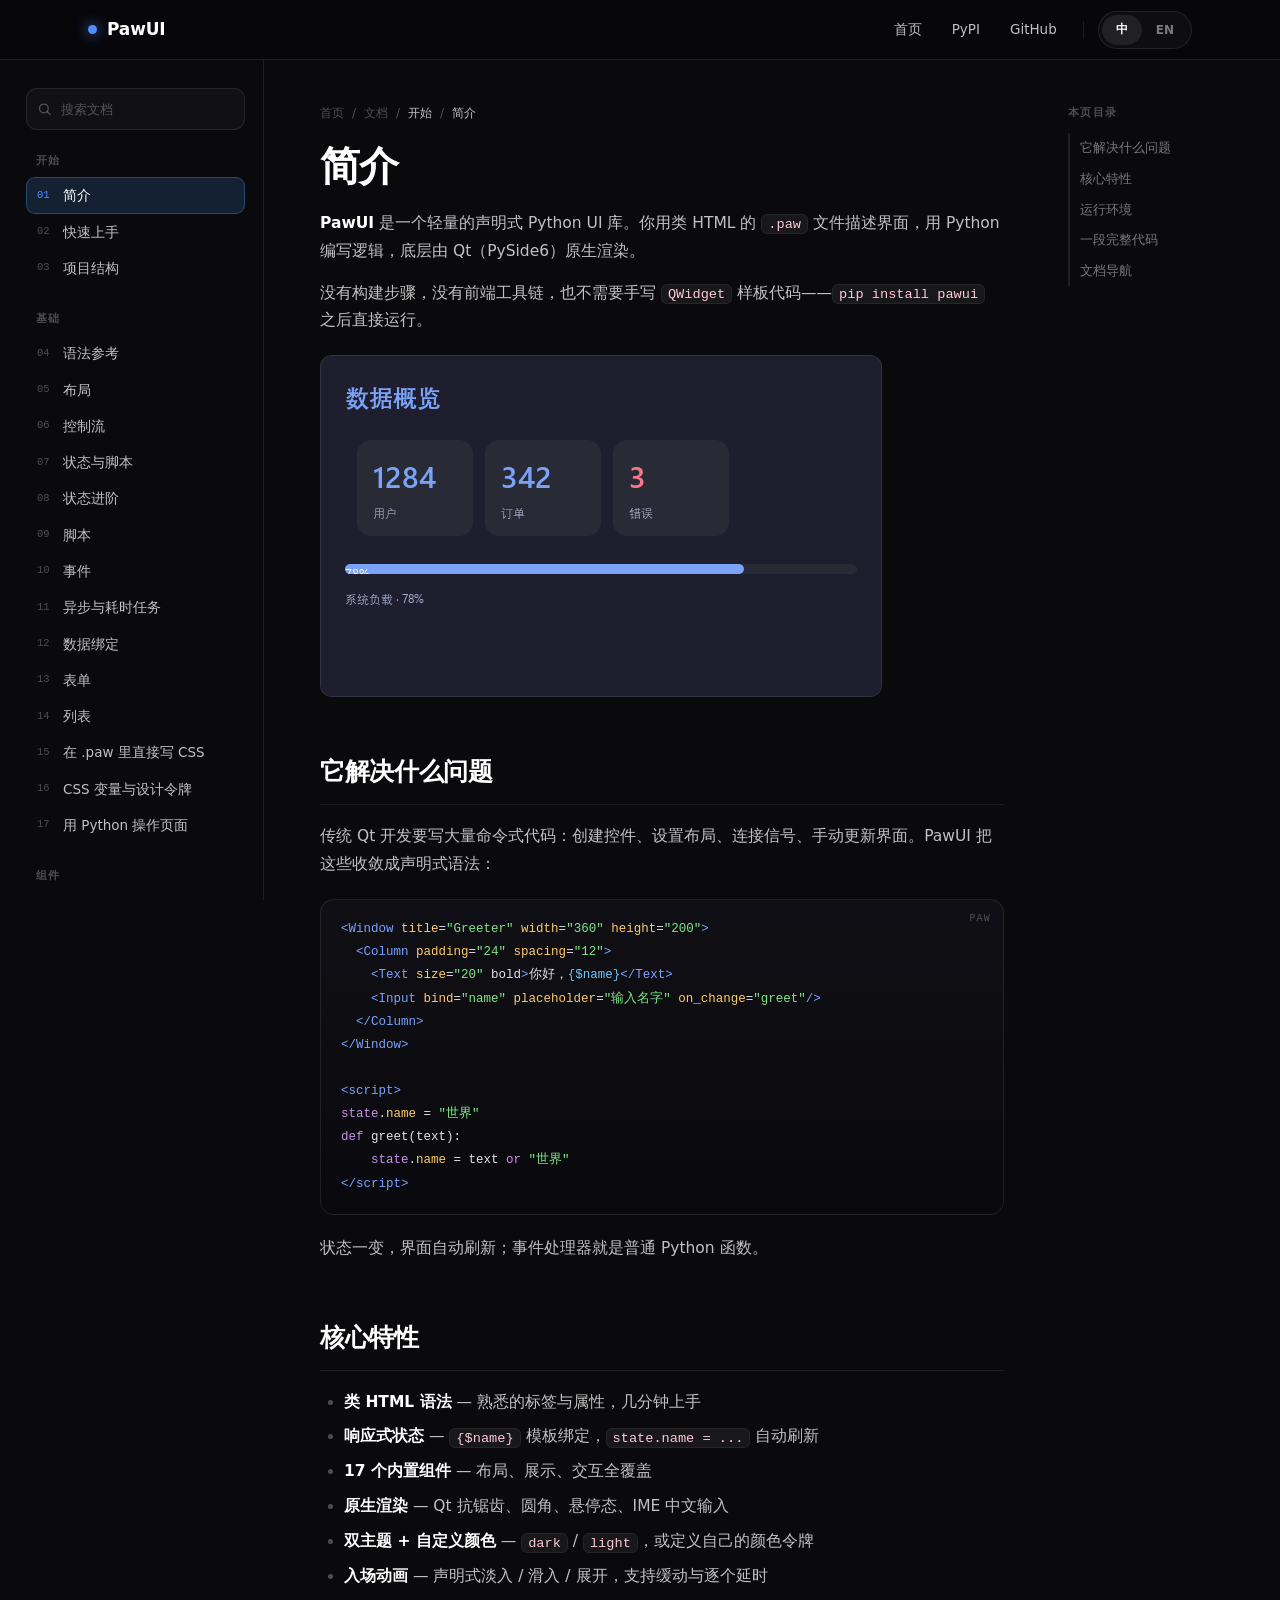
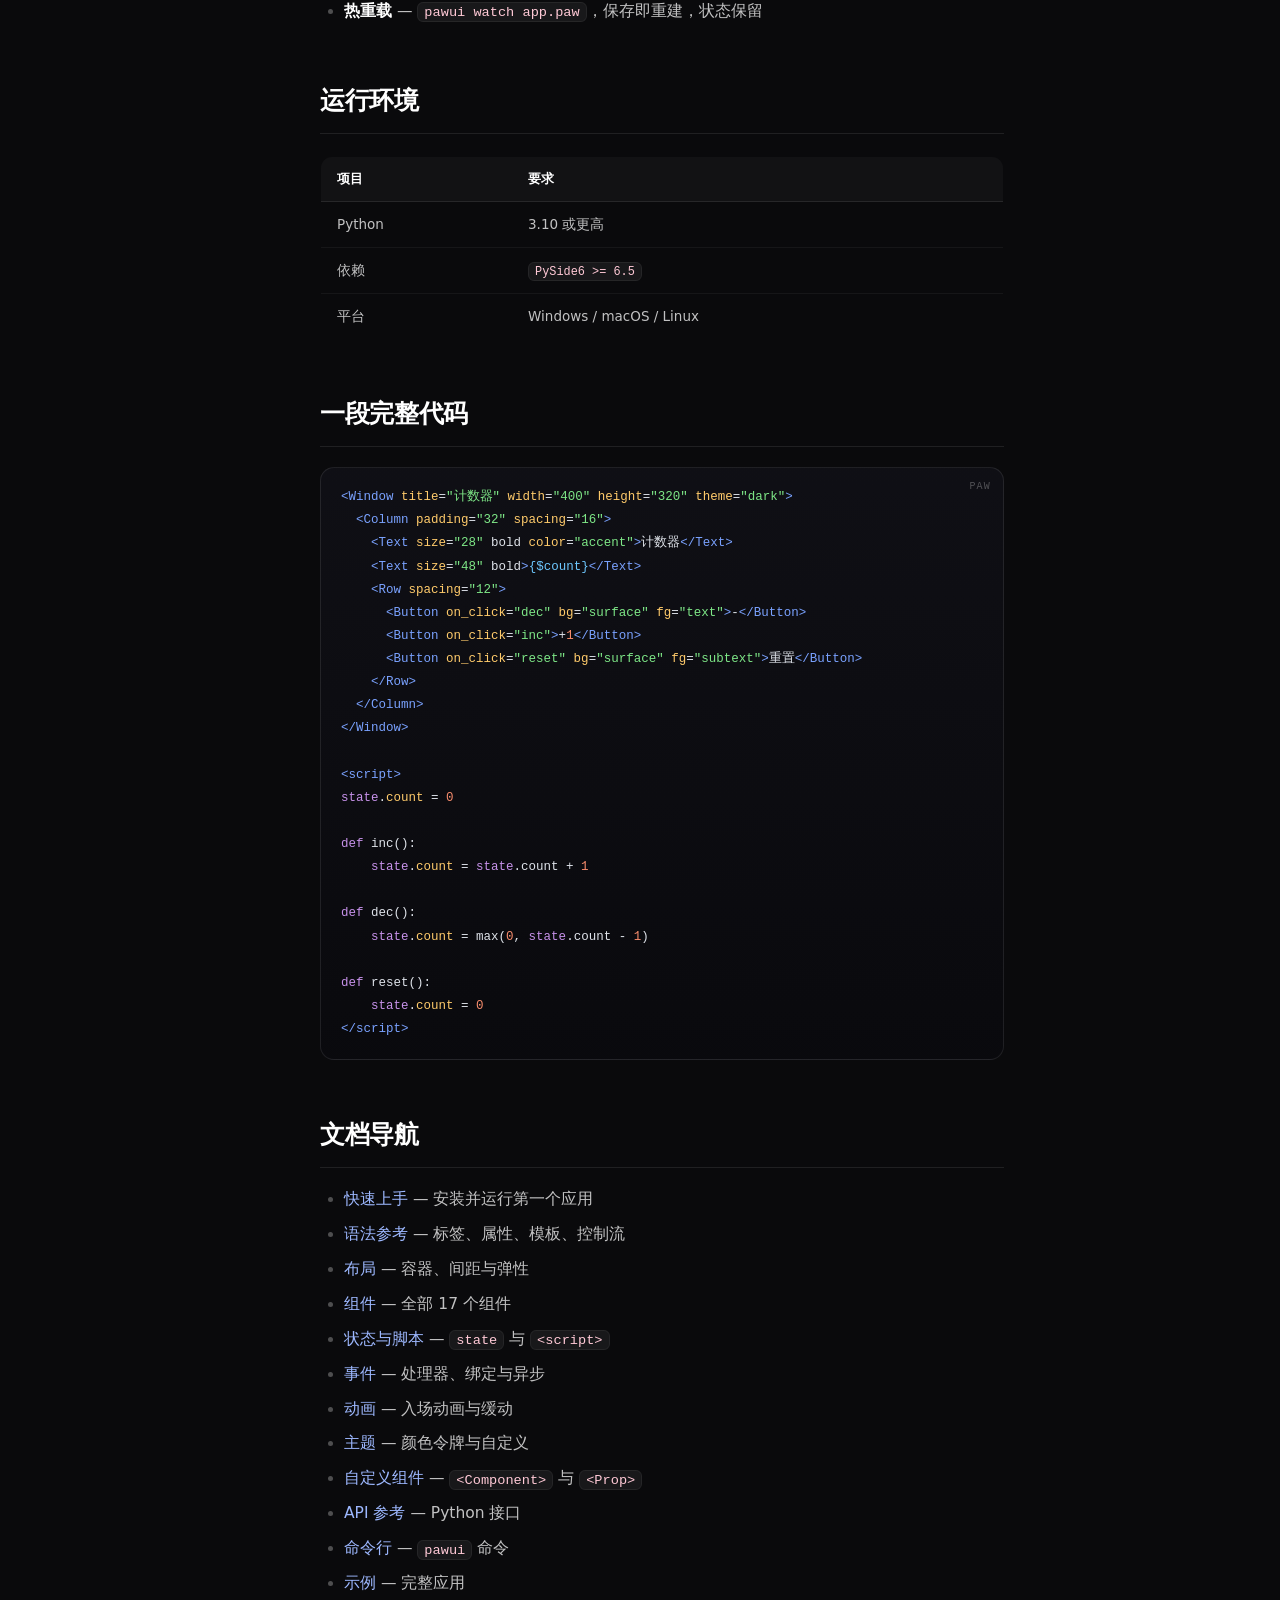
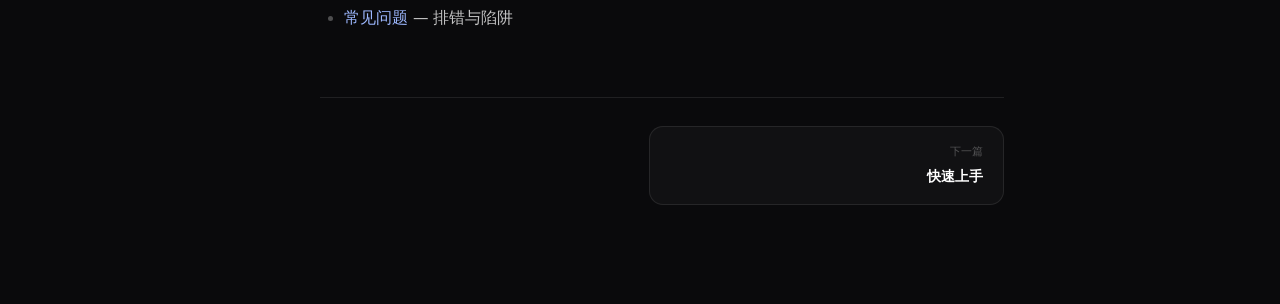
<file: docs/index.html>
<!DOCTYPE html>
<html lang="zh-CN">
<head>
<meta charset="UTF-8">
<meta name="viewport" content="width=device-width, initial-scale=1.0">
<title>文档 — PawUI</title>
<meta name="description" content="PawUI 文档：语法、布局、组件、状态、事件、主题与命令行参考。">
<link rel="stylesheet" href="../static/style.css?v=8">
</head>
<body class="docs-body">

<header class="site-header scrolled" id="header">
  <div class="header-inner">
    <a class="brand" href="../index.html"><span class="dot"></span>PawUI</a>
    <nav class="header-nav">
      <a class="nav-link" href="../index.html" data-zh="首页" data-en="Home">首页</a>
      <a class="nav-link" href="https://pypi.org/project/pawui/" target="_blank" rel="noopener">PyPI</a>
      <a class="nav-link" href="https://github.com/LK-BLOG/PawUI" target="_blank" rel="noopener">GitHub</a>
      <span class="divider-v"></span>
      <div class="lang-toggle" role="group" aria-label="Language">
        <button type="button" data-lang="zh" class="active">中</button>
        <button type="button" data-lang="en">EN</button>
      </div>
      <button class="menu-btn" id="menu-btn" type="button" aria-label="Toggle navigation" aria-controls="side-nav" aria-expanded="false">
        <svg width="18" height="18" viewBox="0 0 24 24" fill="none" stroke="currentColor" stroke-width="2" stroke-linecap="round">
          <line x1="4" y1="7" x2="20" y2="7"></line>
          <line x1="4" y1="12" x2="20" y2="12"></line>
          <line x1="4" y1="17" x2="20" y2="17"></line>
        </svg>
      </button>
    </nav>
  </div>
</header>

<div class="docs-scrim" id="scrim"></div>

<div class="docs-shell">
  <aside class="docs-side" id="side">
    <div class="side-search">
      <svg viewBox="0 0 24 24" fill="none" stroke="currentColor" stroke-width="2" stroke-linecap="round">
        <circle cx="11" cy="11" r="7"></circle>
        <line x1="21" y1="21" x2="16.5" y2="16.5"></line>
      </svg>
      <input type="search" id="doc-search" placeholder="搜索文档" aria-label="搜索文档 / Search docs" autocomplete="off">
    </div>
    <nav id="side-nav" aria-label="Documentation"></nav>
    <div class="side-ver" id="side-ver" hidden></div>
  </aside>

  <main class="docs-main">
    <div class="crumbs" id="crumbs"></div>
    <article class="markdown" id="doc"></article>
    <div class="doc-pager" id="pager"></div>
  </main>

  <aside class="docs-toc" id="toc">
    <b data-zh="本页目录" data-en="On this page">本页目录</b>
    <nav id="toc-nav"></nav>
  </aside>
</div>

<noscript>
  <div style="padding:120px 28px;text-align:center;color:#f5f5f7">
    This documentation requires JavaScript.
  </div>
</noscript>

<script src="../static/marked.min.js"></script>
<script src="../static/dompurify.min.js"></script>
<script src="../static/data.js?v=8"></script>
<script src="../static/docs.js?v=8"></script>
</body>
</html>
</file>
<file: static/style.css>
/* ============================================================
   PawUI — shared design system
   Used by the landing page (index.html) and docs (docs/index.html)
   ============================================================ */

/* --- tokens --- */
:root {
  --bg: #0a0a0c;
  --bg-soft: #101015;
  --text: #ffffff;
  --text-2: hsla(0,0%,100%,.75);
  --text-3: hsla(0,0%,100%,.45);
  --text-4: hsla(0,0%,100%,.28);

  --accent: #4f8cff;
  --accent-soft: hsla(213,100%,65%,.16);
  --accent-line: hsla(213,100%,65%,.32);
  --cyan: #6ec8ff;
  --violet: #a78bfa;
  --green: #34d399;
  --amber: #fbbf24;
  --danger: #fb7185;

  --surface: hsla(0,0%,100%,.05);
  --surface-2: hsla(0,0%,100%,.03);
  --surface-3: hsla(0,0%,100%,.08);
  --border: hsla(0,0%,100%,.09);
  --border-2: hsla(0,0%,100%,.16);

  --radius-sm: 10px;
  --radius: 16px;
  --radius-lg: 22px;
  --radius-xl: 30px;

  --shadow-sm: 0 2px 10px rgba(0,0,0,.35);
  --shadow: 0 20px 50px rgba(0,0,0,.5);
  --shadow-lg: 0 40px 90px rgba(0,0,0,.6);

  --font: "Inter", -apple-system, BlinkMacSystemFont, "Segoe UI",
    "PingFang SC", "Hiragino Sans GB", "Microsoft YaHei UI", system-ui, sans-serif;
  --mono: "SF Mono", "JetBrains Mono", "Cascadia Code", Menlo, Consolas, monospace;

  --ease: cubic-bezier(.16,1,.3,1);
  --spring: cubic-bezier(.34,1.56,.64,1);
  --dur: .5s;

  --container: 1160px;
  --header-h: 60px;
}

*, *::before, *::after { box-sizing: border-box; margin: 0; padding: 0; }

html { scroll-behavior: smooth; -webkit-text-size-adjust: 100%; }

body {
  background: var(--bg);
  color: var(--text);
  font-family: var(--font);
  font-size: 15px;
  line-height: 1.65;
  -webkit-font-smoothing: antialiased;
  -moz-osx-font-smoothing: grayscale;
  overflow-x: hidden;
}

a { color: inherit; text-decoration: none; }
img { max-width: 100%; display: block; }
button { font-family: inherit; }
::selection { background: var(--accent-soft); }

/* --- background atmosphere --- */
.atmos {
  position: fixed;
  inset: 0;
  z-index: 0;
  pointer-events: none;
  overflow: hidden;
}
.atmos .orb {
  position: absolute;
  border-radius: 50%;
  filter: blur(110px);
  opacity: .55;
}
.atmos .o1 {
  width: 620px; height: 620px; top: -220px; left: -180px;
  background: radial-gradient(circle, hsla(213,100%,62%,.30), transparent 66%);
}
.atmos .o2 {
  width: 520px; height: 520px; top: -40px; right: -160px;
  background: radial-gradient(circle, hsla(190,90%,58%,.24), transparent 66%);
}
.atmos .o3 {
  width: 540px; height: 540px; bottom: -220px; left: 32%;
  background: radial-gradient(circle, hsla(268,84%,66%,.22), transparent 66%);
}
.atmos .grid {
  position: absolute;
  inset: 0;
  background-image:
    linear-gradient(rgba(255,255,255,.025) 1px, transparent 1px),
    linear-gradient(90deg, rgba(255,255,255,.025) 1px, transparent 1px);
  background-size: 64px 64px;
  mask-image: radial-gradient(ellipse 80% 60% at 50% 0%, #000 30%, transparent 75%);
  -webkit-mask-image: radial-gradient(ellipse 80% 60% at 50% 0%, #000 30%, transparent 75%);
}
.page { position: relative; z-index: 1; }

/* --- layout --- */
.container {
  width: 100%;
  max-width: var(--container);
  margin: 0 auto;
  padding: 0 28px;
}
section { padding: 150px 0; position: relative; }

/* --- typography helpers --- */
.eyebrow {
  display: inline-flex;
  align-items: center;
  gap: 8px;
  padding: 5px 13px;
  border: 1px solid var(--border);
  border-radius: 100px;
  background: var(--surface-2);
  font-family: var(--mono);
  font-size: 10.5px;
  letter-spacing: .18em;
  text-transform: uppercase;
  color: var(--text-2);
}
.h1 {
  font-size: clamp(34px, 4.6vw, 56px);
  line-height: 1.08;
  font-weight: 700;
  letter-spacing: -.03em;
}
.h2 {
  font-size: clamp(28px, 4.2vw, 48px);
  line-height: 1.1;
  font-weight: 700;
  letter-spacing: -.025em;
}
.h3 { font-size: 20px; font-weight: 650; letter-spacing: -.01em; }
.grad {
  background: linear-gradient(100deg, #a8c8ff 0%, var(--accent) 50%, #6ec8ff 100%);
  -webkit-background-clip: text;
  background-clip: text;
  color: transparent;
}
.lead { font-size: 17px; line-height: 1.75; color: var(--text-2); }

/* --- buttons --- */
.btn {
  display: inline-flex;
  align-items: center;
  justify-content: center;
  gap: 8px;
  height: 42px;
  padding: 0 20px;
  border-radius: 100px;
  border: 1px solid transparent;
  font-size: 14px;
  font-weight: 600;
  cursor: pointer;
  white-space: nowrap;
  transition: transform .35s var(--ease), background .35s var(--ease),
    border-color .35s var(--ease), box-shadow .35s var(--ease), color .35s var(--ease);
}
.btn:hover { transform: translateY(-2px); }
.btn:active { transform: translateY(0); }
.btn-primary {
  background: var(--text);
  color: #08080b;
}
.btn-primary:hover { box-shadow: 0 12px 30px rgba(255,255,255,.18); }
.btn-accent {
  background: linear-gradient(120deg, var(--accent), #6f9dff);
  color: #fff;
  box-shadow: 0 10px 30px hsla(213,100%,65%,.35);
}
.btn-accent:hover { box-shadow: 0 16px 40px hsla(213,100%,65%,.5); }
.btn-secondary {
  background: var(--surface);
  border-color: var(--border);
  color: var(--text);
}
.btn-secondary:hover { background: var(--surface-3); border-color: var(--border-2); }
.btn-ghost { color: var(--text-2); }
.btn-ghost:hover { color: var(--text); background: var(--surface-2); }
.btn-sm { height: 36px; padding: 0 15px; font-size: 13px; }

/* --- header --- */
.site-header {
  position: fixed;
  top: 0; left: 0; right: 0;
  z-index: 100;
  height: var(--header-h);
  display: flex;
  align-items: center;
  border-bottom: 1px solid transparent;
  transition: background .4s var(--ease), border-color .4s var(--ease), backdrop-filter .4s var(--ease);
}
.site-header.scrolled {
  background: rgba(8,8,11,.72);
  backdrop-filter: saturate(180%) blur(20px);
  -webkit-backdrop-filter: saturate(180%) blur(20px);
  border-bottom-color: var(--border);
}
.header-inner {
  width: 100%;
  max-width: var(--container);
  margin: 0 auto;
  padding: 0 28px;
  display: flex;
  align-items: center;
  justify-content: space-between;
  gap: 20px;
}
.brand {
  display: inline-flex;
  align-items: center;
  gap: 10px;
  font-weight: 700;
  font-size: 17px;
  letter-spacing: -.01em;
}
.brand .dot {
  width: 9px; height: 9px;
  border-radius: 50%;
  background: var(--accent);
  box-shadow: 0 0 14px rgba(91,140,255,.9);
}
.header-nav {
  display: flex;
  align-items: center;
  gap: 6px;
  font-size: 13.5px;
  font-weight: 500;
}
.header-nav a.nav-link {
  padding: 7px 12px;
  border-radius: 100px;
  color: var(--text-2);
  transition: color .3s var(--ease), background .3s var(--ease);
}
.header-nav a.nav-link:hover { color: var(--text); background: var(--surface-2); }
.header-nav .divider-v {
  width: 1px; height: 18px;
  background: var(--border);
  margin: 0 8px;
}

/* --- hero --- */
.hero { padding: 180px 0 72px; }
.hero-grid {
  display: grid;
  grid-template-columns: 1.12fr .88fr;
  gap: 72px;
  align-items: center;
}
.hero-copy { display: flex; flex-direction: column; gap: 26px; }
.hero-badge {
  display: inline-flex;
  align-items: center;
  gap: 9px;
  width: fit-content;
  padding: 6px 14px 6px 8px;
  border: 1px solid var(--border);
  border-radius: 100px;
  background: var(--surface-2);
  font-size: 12.5px;
  color: var(--text-2);
}
.hero-badge .tag {
  font-family: var(--mono);
  font-size: 10.5px;
  font-weight: 600;
  padding: 2px 8px;
  border-radius: 100px;
  background: var(--accent-soft);
  color: #b9ccff;
}
.hero-badge .live {
  width: 6px; height: 6px; border-radius: 50%;
  background: var(--green);
  box-shadow: 0 0 10px var(--green);
  animation: pulse 2.4s var(--ease) infinite;
}
@keyframes pulse { 0%,100% { opacity: 1; } 50% { opacity: .35; } }
.hero-actions { display: flex; gap: 12px; flex-wrap: wrap; align-items: center; }
.hero-meta {
  display: flex;
  gap: 22px;
  flex-wrap: wrap;
  font-size: 12.5px;
  color: var(--text-3);
  font-family: var(--mono);
}
.hero-meta span { display: inline-flex; align-items: center; gap: 7px; }
.hero-meta i {
  width: 5px; height: 5px; border-radius: 50%;
  background: var(--text-4);
  display: inline-block;
}

/* --- terminal / code --- */
.term {
  border: 1px solid var(--border);
  border-radius: var(--radius-lg);
  background: linear-gradient(180deg, rgba(18,18,24,.96), rgba(11,11,15,.96));
  box-shadow: var(--shadow-lg);
  overflow: hidden;
}
.term-bar {
  display: flex;
  align-items: center;
  gap: 12px;
  padding: 12px 16px;
  border-bottom: 1px solid var(--border);
}
.term-dots { display: flex; gap: 7px; }
.term-dots i { width: 11px; height: 11px; border-radius: 50%; display: block; }
.term-dots .r { background: #ff5f57; }
.term-dots .y { background: #febc2e; }
.term-dots .g { background: #28c840; }
.term-title {
  flex: 1;
  text-align: center;
  font-family: var(--mono);
  font-size: 11.5px;
  color: var(--text-3);
}
.term-copy {
  font-size: 11px;
  font-family: var(--mono);
  color: var(--text-3);
  background: transparent;
  border: 1px solid transparent;
  border-radius: 7px;
  padding: 3px 9px;
  cursor: pointer;
  transition: all .3s var(--ease);
}
.term-copy:hover { color: var(--text); border-color: var(--border); background: var(--surface-2); }
.term-tabs { display: flex; gap: 4px; padding: 12px 14px 0; }
.term-tab {
  padding: 8px 14px;
  font-size: 12px;
  font-weight: 600;
  color: var(--text-3);
  background: transparent;
  border: 1px solid transparent;
  border-bottom: none;
  border-radius: 10px 10px 0 0;
  cursor: pointer;
  transition: all .3s var(--ease);
}
.term-tab:hover { color: var(--text-2); }
.term-tab.active {
  color: var(--text);
  background: rgba(255,255,255,.05);
  border-color: var(--border);
}
.term-body {
  margin: 0;
  padding: 18px 20px;
  font-family: var(--mono);
  font-size: 12.5px;
  line-height: 1.95;
  color: #dfe3ea;
  white-space: pre;
  overflow-x: auto;
  min-height: 190px;
}
.term-body .c-prompt { color: var(--accent); }
.term-body .c-key { color: var(--violet); }
.term-body .c-str { color: var(--green); }
.term-body .c-fn { color: var(--cyan); }
.term-body .c-cmt { color: var(--text-4); }
.term-body .c-tag { color: #7aa2ff; }
.term-body .c-atr { color: var(--amber); }
.term-body .c-num { color: #f0a6ff; }

/* --- reveal animations --- */
@keyframes rise {
  from { opacity: 0; transform: translateY(26px); }
  to { opacity: 1; transform: none; }
}
.rise { animation: rise .9s var(--ease) both; }
.r1 { animation-delay: .05s; } .r2 { animation-delay: .13s; }
.r3 { animation-delay: .21s; } .r4 { animation-delay: .30s; }
.r5 { animation-delay: .40s; } .r6 { animation-delay: .52s; }

.reveal { opacity: 0; transform: translateY(30px); transition: opacity .9s var(--ease), transform .9s var(--ease); }
.reveal.in { opacity: 1; transform: none; }
.rd1 { transition-delay: .06s; } .rd2 { transition-delay: .14s; }
.rd3 { transition-delay: .22s; } .rd4 { transition-delay: .30s; }

@media (prefers-reduced-motion: reduce) {
  * { animation: none !important; transition: none !important; }
  .reveal { opacity: 1; transform: none; }
}

/* --- section head --- */
.sec-head {
  display: flex;
  flex-direction: column;
  align-items: center;
  text-align: center;
  gap: 20px;
  max-width: 680px;
  margin: 0 auto 88px;
}
.sec-head p { color: var(--text-2); font-size: 16px; line-height: 1.75; }

/* --- stats --- */
.stats {
  display: grid;
  grid-template-columns: repeat(4, 1fr);
  gap: 16px;
  padding: 8px;
  border: 1px solid var(--border);
  border-radius: var(--radius-lg);
  background: var(--surface-2);
}
.stat {
  text-align: center;
  padding: 26px 16px;
  border-radius: var(--radius);
  transition: background .4s var(--ease);
}
.stat:hover { background: var(--surface); }
.stat .n {
  font-size: 40px;
  font-weight: 700;
  letter-spacing: -.03em;
  line-height: 1;
  background: linear-gradient(180deg, #fff, #a8c8ff);
  -webkit-background-clip: text; background-clip: text; color: transparent;
}
.stat .l { margin-top: 8px; font-size: 12.5px; color: var(--text-3); }

/* --- bento features --- */
.bento {
  display: grid;
  grid-template-columns: repeat(3, 1fr);
  gap: 20px;
}
.card {
  position: relative;
  border: 1px solid var(--border);
  border-radius: var(--radius-lg);
  background: linear-gradient(180deg, rgba(255,255,255,.05), rgba(255,255,255,.015));
  padding: 22px;
  overflow: hidden;
  transition: transform .55s var(--ease), border-color .55s var(--ease);
}
.card:hover { transform: translateY(-6px); border-color: var(--border-2); }
.card::after {
  content: "";
  position: absolute;
  inset: 0;
  background: radial-gradient(600px 180px at var(--mx, 50%) var(--my, 0%), rgba(91,140,255,.12), transparent 70%);
  opacity: 0;
  transition: opacity .5s var(--ease);
  pointer-events: none;
}
.card:hover::after { opacity: 1; }
.card .ic {
  width: 38px; height: 38px;
  border-radius: 12px;
  display: grid;
  place-items: center;
  border: 1px solid var(--accent-line);
  background: linear-gradient(140deg, rgba(79,140,255,.20), rgba(79,140,255,.03));
  color: #b9ccff;
  font-family: var(--mono);
  font-size: 12.5px;
  font-weight: 700;
  margin-bottom: 14px;
}
.card h3 { font-size: 16px; font-weight: 650; letter-spacing: -.01em; margin-bottom: 7px; }
.card p { font-size: 13px; line-height: 1.65; color: var(--text-2); }
.card .en {
  display: block;
  margin-top: 6px;
  font-family: var(--mono);
  font-size: 10px;
  letter-spacing: .16em;
  text-transform: uppercase;
  color: var(--text-4);
}
.card.wide { grid-column: span 4; }
.card.mid { grid-column: span 3; }
.card.third { grid-column: span 2; }
.card.two { grid-column: span 2; }
.card .code-inline {
  margin-top: 13px;
  display: inline-block;
  font-family: var(--mono);
  font-size: 12px;
  color: var(--cyan);
  background: rgba(52,211,238,.08);
  border: 1px solid rgba(52,211,238,.18);
  border-radius: 8px;
  padding: 6px 10px;
}
.card .mini-term {
  margin-top: 18px;
  border: 1px solid var(--border);
  border-radius: 12px;
  background: rgba(0,0,0,.35);
  padding: 12px 14px;
  font-family: var(--mono);
  font-size: 11.5px;
  line-height: 1.9;
  color: var(--text-2);
}
.card .mini-term .c-dim { color: var(--text-4); }
.card .mini-term .c-accent { color: var(--accent); }
.card .mini-term .c-green { color: var(--green); }

/* --- showcase --- */
.showcase {
  display: grid;
  grid-template-columns: .85fr 1.15fr;
  gap: 56px;
  align-items: center;
}
.showcase-copy { display: flex; flex-direction: column; gap: 22px; }
.checklist { display: flex; flex-direction: column; gap: 14px; margin-top: 6px; }
.checklist li {
  list-style: none;
  display: flex;
  gap: 12px;
  align-items: flex-start;
  font-size: 14px;
  color: var(--text-2);
}
.checklist li .tick {
  flex: none;
  width: 20px; height: 20px;
  border-radius: 50%;
  display: grid; place-items: center;
  background: rgba(52,211,153,.14);
  border: 1px solid rgba(52,211,153,.3);
  color: var(--green);
  font-size: 11px;
  margin-top: 1px;
}
.mock {
  border: 1px solid var(--border);
  border-radius: var(--radius-xl);
  background: linear-gradient(180deg, rgba(20,20,27,.96), rgba(12,12,16,.96));
  box-shadow: var(--shadow-lg);
  overflow: hidden;
}
.mock-bar {
  display: flex; align-items: center; gap: 8px;
  padding: 13px 18px;
  border-bottom: 1px solid var(--border);
}
.mock-bar .t { font-size: 12px; color: var(--text-3); font-family: var(--mono); margin-left: 6px; }
.mock-app { padding: 22px; display: flex; flex-direction: column; gap: 16px; }
.mock-row { display: flex; gap: 12px; align-items: center; }
.mock-tile {
  flex: 1;
  border: 1px solid var(--border);
  border-radius: 14px;
  background: var(--surface-2);
  padding: 16px;
  display: flex;
  flex-direction: column;
  gap: 6px;
}
.mock-tile .k { font-size: 11px; color: var(--text-3); }
.mock-tile .v { font-size: 24px; font-weight: 700; letter-spacing: -.02em; }
.mock-tile .v.a { color: var(--accent); }
.mock-tile .v.b { color: var(--cyan); }
.mock-tile .v.c { color: var(--violet); }
.mock-progress {
  height: 8px; border-radius: 100px;
  background: var(--surface-3);
  overflow: hidden;
}
.mock-progress i {
  display: block; height: 100%; width: 68%;
  border-radius: 100px;
  background: linear-gradient(90deg, var(--accent), var(--cyan));
}
.mock-input {
  display: flex; gap: 10px;
}
.mock-input .f {
  flex: 1;
  height: 38px;
  border: 1px solid var(--border);
  border-radius: 10px;
  background: var(--surface-2);
  display: flex; align-items: center;
  padding: 0 14px;
  font-size: 12px;
  color: var(--text-4);
}
.mock-input .b {
  height: 38px; padding: 0 18px;
  border-radius: 10px;
  background: linear-gradient(120deg, var(--accent), #7aa2ff);
  color: #fff; font-size: 12.5px; font-weight: 600;
  display: inline-flex; align-items: center;
}
.mock-list { display: flex; flex-direction: column; gap: 8px; }
.mock-item {
  display: flex; align-items: center; gap: 12px;
  padding: 11px 14px;
  border: 1px solid var(--border);
  border-radius: 12px;
  background: var(--surface-2);
  font-size: 12.5px;
  color: var(--text-2);
}
.mock-item .sw {
  width: 34px; height: 20px; border-radius: 100px;
  background: var(--accent); position: relative; flex: none;
}
.mock-item .sw::after {
  content: ""; position: absolute; top: 3px; right: 3px;
  width: 14px; height: 14px; border-radius: 50%; background: #fff;
}
.mock-item .sw.off { background: var(--surface-3); }
.mock-item .sw.off::after { right: auto; left: 3px; }
.mock-item .fill { flex: 1; }

/* --- steps --- */
.steps { display: grid; grid-template-columns: repeat(3, 1fr); gap: 24px; counter-reset: s; }
.step {
  position: relative;
  border: 1px solid var(--border);
  border-radius: var(--radius-lg);
  background: var(--surface-2);
  padding: 32px 28px;
  counter-increment: s;
  transition: transform .5s var(--ease), border-color .5s var(--ease);
}
.step:hover { transform: translateY(-5px); border-color: var(--border-2); }
.step::before {
  content: "0" counter(s);
  position: absolute;
  top: 24px; right: 26px;
  font-family: var(--mono);
  font-size: 12px;
  font-weight: 700;
  color: var(--text-4);
}
.step h3 { font-size: 18px; font-weight: 650; margin-bottom: 10px; }
.step p { font-size: 13.5px; color: var(--text-2); line-height: 1.7; }
.step code {
  font-family: var(--mono);
  font-size: 12px;
  color: var(--accent);
  background: var(--accent-soft);
  border-radius: 6px;
  padding: 2px 7px;
}

/* --- install / cli --- */
.install-grid { display: grid; grid-template-columns: 1fr 1fr; gap: 60px; align-items: center; }
.cmd-list { display: flex; flex-direction: column; gap: 10px; margin-top: 28px; }
.cmd-row {
  display: flex; align-items: center; gap: 16px;
  padding: 13px 18px;
  border: 1px solid var(--border);
  border-radius: 13px;
  background: var(--surface-2);
  transition: transform .4s var(--ease), border-color .4s var(--ease), background .4s var(--ease);
}
.cmd-row:hover { transform: translateX(4px); border-color: var(--border-2); background: var(--surface); }
.cmd-row .k {
  font-family: var(--mono);
  font-size: 11px;
  font-weight: 700;
  color: var(--accent);
  width: 62px;
  flex: none;
  text-transform: uppercase;
  letter-spacing: .05em;
}
.cmd-row .v { font-family: var(--mono); font-size: 12.5px; color: var(--text-2); }
.cmd-row .d { margin-left: auto; font-size: 11.5px; color: var(--text-4); }

/* --- cta --- */
.cta {
  border: 1px solid var(--border);
  border-radius: var(--radius-xl);
  background:
    radial-gradient(700px 300px at 50% -20%, rgba(91,140,255,.18), transparent 70%),
    linear-gradient(180deg, rgba(255,255,255,.04), rgba(255,255,255,.01));
  padding: 100px 40px;
  text-align: center;
  display: flex;
  flex-direction: column;
  align-items: center;
  gap: 22px;
}
.cta .h2 { max-width: 620px; }
.cta p { color: var(--text-2); font-size: 16px; max-width: 500px; }
.cta-actions { display: flex; gap: 12px; flex-wrap: wrap; justify-content: center; margin-top: 6px; }

/* --- footer --- */
.site-footer {
  border-top: 1px solid var(--border);
  padding: 64px 0 36px;
  margin-top: 40px;
}
.footer-top {
  display: flex;
  justify-content: space-between;
  gap: 48px;
  flex-wrap: wrap;
}
.footer-brand { max-width: 320px; display: flex; flex-direction: column; gap: 14px; }
.footer-brand p { font-size: 13px; color: var(--text-3); line-height: 1.75; }
.footer-cols { display: flex; gap: 56px; flex-wrap: wrap; }
.footer-col { display: flex; flex-direction: column; gap: 11px; }
.footer-col b {
  font-size: 11px;
  font-weight: 700;
  letter-spacing: .12em;
  text-transform: uppercase;
  color: var(--text-4);
  margin-bottom: 3px;
}
.footer-col a { font-size: 13px; color: var(--text-2); transition: color .3s var(--ease); }
.footer-col a:hover { color: var(--text); }
.footer-bottom {
  margin-top: 48px;
  padding-top: 24px;
  border-top: 1px solid var(--border);
  display: flex;
  justify-content: space-between;
  gap: 16px;
  flex-wrap: wrap;
  font-size: 12px;
  color: var(--text-4);
}

.footer-bottom a {
  color: var(--text-2);
  transition: color .3s var(--ease);
}

.footer-bottom a:hover { color: var(--text); }

/* ============================================================
   DOCS
   ============================================================ */
.docs-body { background: var(--bg); }

.docs-shell {
  display: grid;
  grid-template-columns: 264px minmax(0, 1fr) 220px;
  gap: 0;
  max-width: 1420px;
  margin: 0 auto;
  padding-top: var(--header-h);
  min-height: 100vh;
}

/* sidebar */
.docs-side {
  position: sticky;
  top: var(--header-h);
  height: calc(100vh - var(--header-h));
  overflow-y: auto;
  padding: 28px 18px 60px 26px;
  border-right: 1px solid var(--border);
}
.docs-side::-webkit-scrollbar { width: 8px; }
.docs-side::-webkit-scrollbar-thumb { background: var(--surface-3); border-radius: 8px; }
.side-search {
  position: relative;
  margin-bottom: 22px;
}
.side-search input {
  width: 100%;
  height: 38px;
  border: 1px solid var(--border);
  border-radius: 11px;
  background: var(--surface-2);
  color: var(--text);
  font-family: inherit;
  font-size: 13px;
  padding: 0 12px 0 34px;
  outline: none;
  transition: border-color .3s var(--ease), background .3s var(--ease);
}
.side-search input::placeholder { color: var(--text-4); }
.side-search input:focus { border-color: var(--accent-line); background: var(--surface); }
.side-search svg {
  position: absolute;
  left: 11px; top: 50%;
  transform: translateY(-50%);
  width: 15px; height: 15px;
  color: var(--text-4);
  pointer-events: none;
}
.side-group { margin-bottom: 24px; }
.side-group > b {
  display: block;
  padding: 0 10px 8px;
  font-size: 10.5px;
  font-weight: 700;
  letter-spacing: .14em;
  text-transform: uppercase;
  color: var(--text-4);
}
.side-link {
  display: flex;
  align-items: center;
  gap: 10px;
  padding: 7px 11px;
  border-radius: 9px;
  font-size: 13.5px;
  color: var(--text-2);
  transition: color .25s var(--ease), background .25s var(--ease);
}
.side-link:hover { color: var(--text); background: var(--surface-2); }
.side-link.active {
  color: var(--text);
  background: var(--accent-soft);
  box-shadow: inset 0 0 0 1px var(--accent-line);
}
.side-link .idx {
  font-family: var(--mono);
  font-size: 10.5px;
  color: var(--text-4);
  width: 16px;
  flex: none;
}
.side-link.active .idx { color: var(--accent); }
.side-empty { padding: 10px; font-size: 12.5px; color: var(--text-4); }

/* content */
.docs-main {
  min-width: 0;
  padding: 44px 56px 100px;
}
.crumbs {
  display: flex;
  align-items: center;
  gap: 8px;
  font-size: 12px;
  color: var(--text-4);
  margin-bottom: 20px;
}
.crumbs b { color: var(--text-2); font-weight: 500; }
.crumbs .sep { color: var(--text-4); }

.markdown { max-width: 780px; font-size: 15.5px; line-height: 1.8; color: var(--text-2); }
.markdown > *:first-child { margin-top: 0; }
.markdown h1 {
  font-size: 40px;
  font-weight: 700;
  letter-spacing: -.025em;
  color: var(--text);
  line-height: 1.1;
  margin: 0 0 22px;
  scroll-margin-top: calc(var(--header-h) + 20px);
}
.markdown h2 {
  font-size: 25px;
  font-weight: 680;
  letter-spacing: -.015em;
  color: var(--text);
  margin: 52px 0 18px;
  padding-bottom: 10px;
  border-bottom: 1px solid var(--border);
  scroll-margin-top: calc(var(--header-h) + 20px);
}
.markdown h3 {
  font-size: 18.5px;
  font-weight: 650;
  color: var(--text);
  margin: 34px 0 12px;
  scroll-margin-top: calc(var(--header-h) + 20px);
}
.markdown h4 {
  font-size: 15.5px;
  font-weight: 650;
  color: var(--text);
  margin: 26px 0 10px;
}
.markdown p { margin: 14px 0; }
.markdown a { color: #9db8ff; text-decoration: none; border-bottom: 1px solid transparent; transition: border-color .25s var(--ease); }
.markdown a:hover { border-bottom-color: currentColor; }
.markdown strong { color: var(--text); font-weight: 650; }
.markdown ul, .markdown ol { margin: 14px 0; padding-left: 24px; }
.markdown li { margin: 7px 0; }
.markdown li::marker { color: var(--text-4); }
.markdown code {
  font-family: var(--mono);
  font-size: .88em;
  color: #ffc9d6;
  background: rgba(255,255,255,.06);
  border: 1px solid rgba(255,255,255,.06);
  border-radius: 6px;
  padding: 1.5px 6px;
}
.markdown pre {
  position: relative;
  margin: 20px 0;
  border: 1px solid var(--border);
  border-radius: 14px;
  background: linear-gradient(180deg, rgba(16,16,22,.95), rgba(10,10,14,.95));
  overflow: hidden;
}
.markdown pre code {
  display: block;
  padding: 18px 20px;
  color: #dfe3ea;
  background: transparent;
  border: none;
  border-radius: 0;
  font-size: 12.5px;
  line-height: 1.85;
  overflow-x: auto;
}
.markdown pre .lang {
  position: absolute;
  top: 10px; right: 12px;
  font-family: var(--mono);
  font-size: 10px;
  letter-spacing: .12em;
  text-transform: uppercase;
  color: var(--text-4);
}
.markdown pre code .tok-cmt { color: var(--text-4); font-style: italic; }
.markdown pre code .tok-str { color: #7ee787; }
.markdown pre code .tok-kw  { color: #c792ea; }
.markdown pre code .tok-num { color: #f78c6c; }
.markdown pre code .tok-tag { color: #7aa2ff; }
.markdown pre code .tok-atr { color: #ffcb6b; }
.markdown pre code .tok-val { color: #6ec8ff; }
.markdown pre code .tok-dec { color: #6ec8ff; }
.markdown blockquote {
  margin: 20px 0;
  padding: 14px 20px;
  border-left: 3px solid var(--accent-line);
  border-radius: 0 12px 12px 0;
  background: var(--surface-2);
  color: var(--text-2);
}
.markdown blockquote p { margin: 0; }
.markdown table {
  width: 100%;
  margin: 22px 0;
  border-collapse: collapse;
  font-size: 13.5px;
  overflow: hidden;
  border: 1px solid var(--border);
  border-radius: 12px;
}
.markdown thead th {
  text-align: left;
  padding: 11px 16px;
  background: var(--surface-2);
  color: var(--text);
  font-weight: 650;
  font-size: 12.5px;
  border-bottom: 1px solid var(--border);
}
.markdown tbody td {
  padding: 10px 16px;
  border-bottom: 1px solid rgba(255,255,255,.05);
  color: var(--text-2);
  vertical-align: top;
}
.markdown tbody tr:last-child td { border-bottom: none; }
.markdown tbody tr:hover td { background: rgba(255,255,255,.02); }
.markdown hr { border: none; border-top: 1px solid var(--border); margin: 40px 0; }
.markdown img {
  max-width: 100%;
  height: auto;
  display: block;
  margin: 20px 0;
  border-radius: 12px;
  border: 1px solid var(--border);
  background: #1e1e2e;
}

/* copy button on code blocks */
.code-copy {
  position: absolute;
  top: 8px; right: 8px;
  height: 26px;
  padding: 0 10px;
  border: 1px solid var(--border);
  border-radius: 7px;
  background: rgba(12,12,16,.9);
  color: var(--text-3);
  font-family: var(--mono);
  font-size: 10.5px;
  cursor: pointer;
  opacity: 0;
  transition: opacity .25s var(--ease), color .25s var(--ease);
}
.markdown pre:hover .code-copy { opacity: 1; }
.code-copy:hover { color: var(--text); }

/* pagination */
.doc-pager {
  display: flex;
  gap: 16px;
  margin-top: 64px;
  padding-top: 28px;
  border-top: 1px solid var(--border);
  max-width: 780px;
}
.doc-pager a {
  flex: 1;
  border: 1px solid var(--border);
  border-radius: 14px;
  padding: 16px 20px;
  background: var(--surface-2);
  transition: border-color .3s var(--ease), background .3s var(--ease), transform .3s var(--ease);
}
.doc-pager a:hover { border-color: var(--border-2); background: var(--surface); transform: translateY(-2px); }
.doc-pager .dir { font-size: 11px; color: var(--text-4); margin-bottom: 4px; }
.doc-pager .ttl { font-size: 14px; color: var(--text); font-weight: 600; }
.doc-pager a.next { text-align: right; }
.doc-pager .spacer { flex: 1; }

/* toc */
.docs-toc {
  position: sticky;
  top: var(--header-h);
  height: calc(100vh - var(--header-h));
  overflow-y: auto;
  padding: 44px 24px 60px 8px;
}
.docs-toc b {
  display: block;
  font-size: 10.5px;
  font-weight: 700;
  letter-spacing: .14em;
  text-transform: uppercase;
  color: var(--text-4);
  margin-bottom: 12px;
}
.toc-link {
  display: block;
  padding: 5px 10px;
  border-left: 2px solid var(--border);
  font-size: 12.5px;
  color: var(--text-3);
  transition: color .25s var(--ease), border-color .25s var(--ease);
}
.toc-link:hover { color: var(--text); }
.toc-link.lvl3 { padding-left: 22px; font-size: 12px; }
.toc-link.active { color: var(--accent); border-left-color: var(--accent); }

/* language toggle */
.lang-toggle {
  display: inline-flex;
  padding: 3px;
  border: 1px solid var(--border);
  border-radius: 100px;
  background: var(--surface-2);
}
.lang-toggle button {
  padding: 5px 12px;
  border: none;
  border-radius: 100px;
  background: transparent;
  color: var(--text-3);
  font-size: 12px;
  font-weight: 600;
  cursor: pointer;
  transition: color .25s var(--ease), background .25s var(--ease);
}
.lang-toggle button.active { color: var(--text); background: var(--surface-3); }

/* mobile */
.menu-btn {
  display: none;
  width: 38px; height: 38px;
  border: 1px solid var(--border);
  border-radius: 10px;
  background: var(--surface-2);
  cursor: pointer;
  align-items: center;
  justify-content: center;
  color: var(--text);
}
.docs-scrim {
  display: none;
  position: fixed;
  inset: 0;
  z-index: 90;
  background: rgba(0,0,0,.5);
  backdrop-filter: blur(2px);
}

@media (max-width: 1180px) {
  .docs-shell { grid-template-columns: 250px minmax(0, 1fr); }
  .docs-toc { display: none; }
}
@media (max-width: 900px) {
  .hero-grid { grid-template-columns: 1fr; gap: 48px; }
  .stats { grid-template-columns: repeat(2, 1fr); }
  .bento { grid-template-columns: repeat(2, 1fr); }
  .card.wide, .card.mid, .card.third, .card.two { grid-column: span 2; }
  .showcase { grid-template-columns: 1fr; gap: 40px; }
  .steps { grid-template-columns: 1fr; }
  .install-grid { grid-template-columns: 1fr; gap: 40px; }
  .header-nav a.nav-link { display: none; }
  .menu-btn { display: inline-flex; }

  .docs-shell { grid-template-columns: minmax(0, 1fr); }
  .docs-side {
    position: fixed;
    top: var(--header-h);
    left: 0;
    z-index: 95;
    width: 280px;
    background: var(--bg-soft);
    transform: translateX(-104%);
    transition: transform .4s var(--ease);
  }
  .docs-side.open { transform: none; }
  .docs-scrim.show { display: block; }
  .docs-main { padding: 32px 24px 80px; }
  .markdown h1 { font-size: 32px; }
}
@media (max-width: 560px) {
  section { padding: 76px 0; }
  .container { padding: 0 18px; }
  .bento { grid-template-columns: 1fr; }
  .card.wide, .card.mid, .card.third, .card.two { grid-column: span 1; }
  .stats { grid-template-columns: 1fr 1fr; }
  .footer-cols { gap: 32px; }
  .term-body { font-size: 11.5px; }
}

/* ============================================================
   GALLERY (real screenshots)
   ============================================================ */
.gallery { columns: 2; column-gap: 24px; }
.shot {
  break-inside: avoid;
  margin: 0 0 24px;
  border: 1px solid var(--border);
  border-radius: var(--radius-lg);
  background: linear-gradient(180deg, rgba(255,255,255,.045), rgba(255,255,255,.012));
  padding: 12px;
  transition: transform .5s var(--ease), border-color .5s var(--ease);
}
.shot:hover { transform: translateY(-5px); border-color: var(--border-2); }
.shot img {
  width: 100%; height: auto; display: block;
  border-radius: 10px; border: 1px solid var(--border);
  background: #1e1e2e;
}
.shot figcaption {
  display: flex; justify-content: space-between; align-items: center;
  margin-top: 11px; padding: 0 4px;
  font-family: var(--mono); font-size: 11.5px; color: var(--text-3);
}
.shot figcaption span:last-child {
  color: var(--text-4); text-transform: uppercase; letter-spacing: .12em; font-size: 10px;
}
.shot-frame {
  border: 1px solid var(--border);
  border-radius: var(--radius-xl);
  background: linear-gradient(180deg, rgba(20,20,27,.96), rgba(12,12,16,.96));
  box-shadow: var(--shadow-lg);
  padding: 16px;
}
.shot-frame img {
  width: 100%; height: auto; display: block;
  border-radius: 14px; border: 1px solid var(--border);
}
.theme-showcase { display: grid; grid-template-columns: 1fr 1fr; gap: 24px; }
.theme-item {
  position: relative;
  border: 1px solid var(--border);
  border-radius: var(--radius-lg);
  padding: 12px;
  background: var(--surface-2);
}
.theme-item img { width: 100%; height: auto; display: block; border-radius: 10px; border: 1px solid var(--border); }
.theme-item .tag {
  position: absolute; top: 22px; left: 22px;
  font-family: var(--mono); font-size: 10px; letter-spacing: .12em; text-transform: uppercase;
  color: var(--text-2); background: rgba(0,0,0,.5); border: 1px solid var(--border);
  padding: 3px 10px; border-radius: 100px;
  backdrop-filter: blur(8px); -webkit-backdrop-filter: blur(8px);
}
@media (max-width: 720px) {
  .gallery { columns: 1; }
  .theme-showcase { grid-template-columns: 1fr; }
}

/* ============================================================
   DOCS — responsive tables, search results, a11y
   ============================================================ */
.markdown .table-wrap {
  overflow-x: auto;
  margin: 22px 0;
  -webkit-overflow-scrolling: touch;
}
.markdown .table-wrap table { margin: 0; }
.markdown .table-wrap::-webkit-scrollbar { height: 8px; }
.markdown .table-wrap::-webkit-scrollbar-thumb { background: var(--surface-3); border-radius: 8px; }

.side-result {
  display: block;
  padding: 9px 11px;
  border-radius: 9px;
  border: 1px solid transparent;
  transition: background .25s var(--ease), border-color .25s var(--ease);
}
.side-result:hover { background: var(--surface-2); border-color: var(--border); }
.side-result .rt { display: block; font-size: 13px; color: var(--text); font-weight: 600; }
.side-result .rs {
  margin-top: 3px;
  font-size: 11.5px; line-height: 1.5; color: var(--text-3);
  display: -webkit-box; -webkit-line-clamp: 2; -webkit-box-orient: vertical;
  overflow: hidden;
}
.side-result mark { background: var(--accent-soft); color: #b9ccff; border-radius: 3px; padding: 0 2px; }
.side-hint { padding: 0 10px 8px; font-size: 10.5px; letter-spacing: .1em; text-transform: uppercase; color: var(--text-4); }

.side-ver {
  margin-top: 22px; padding: 12px 10px 0;
  border-top: 1px solid var(--border);
  font-family: var(--mono); font-size: 11px; color: var(--text-4);
}

/* larger touch targets */
.menu-btn { width: 44px; height: 44px; }
.lang-toggle button { min-height: 30px; padding: 6px 14px; }
.side-search input { height: 42px; }
</file>
